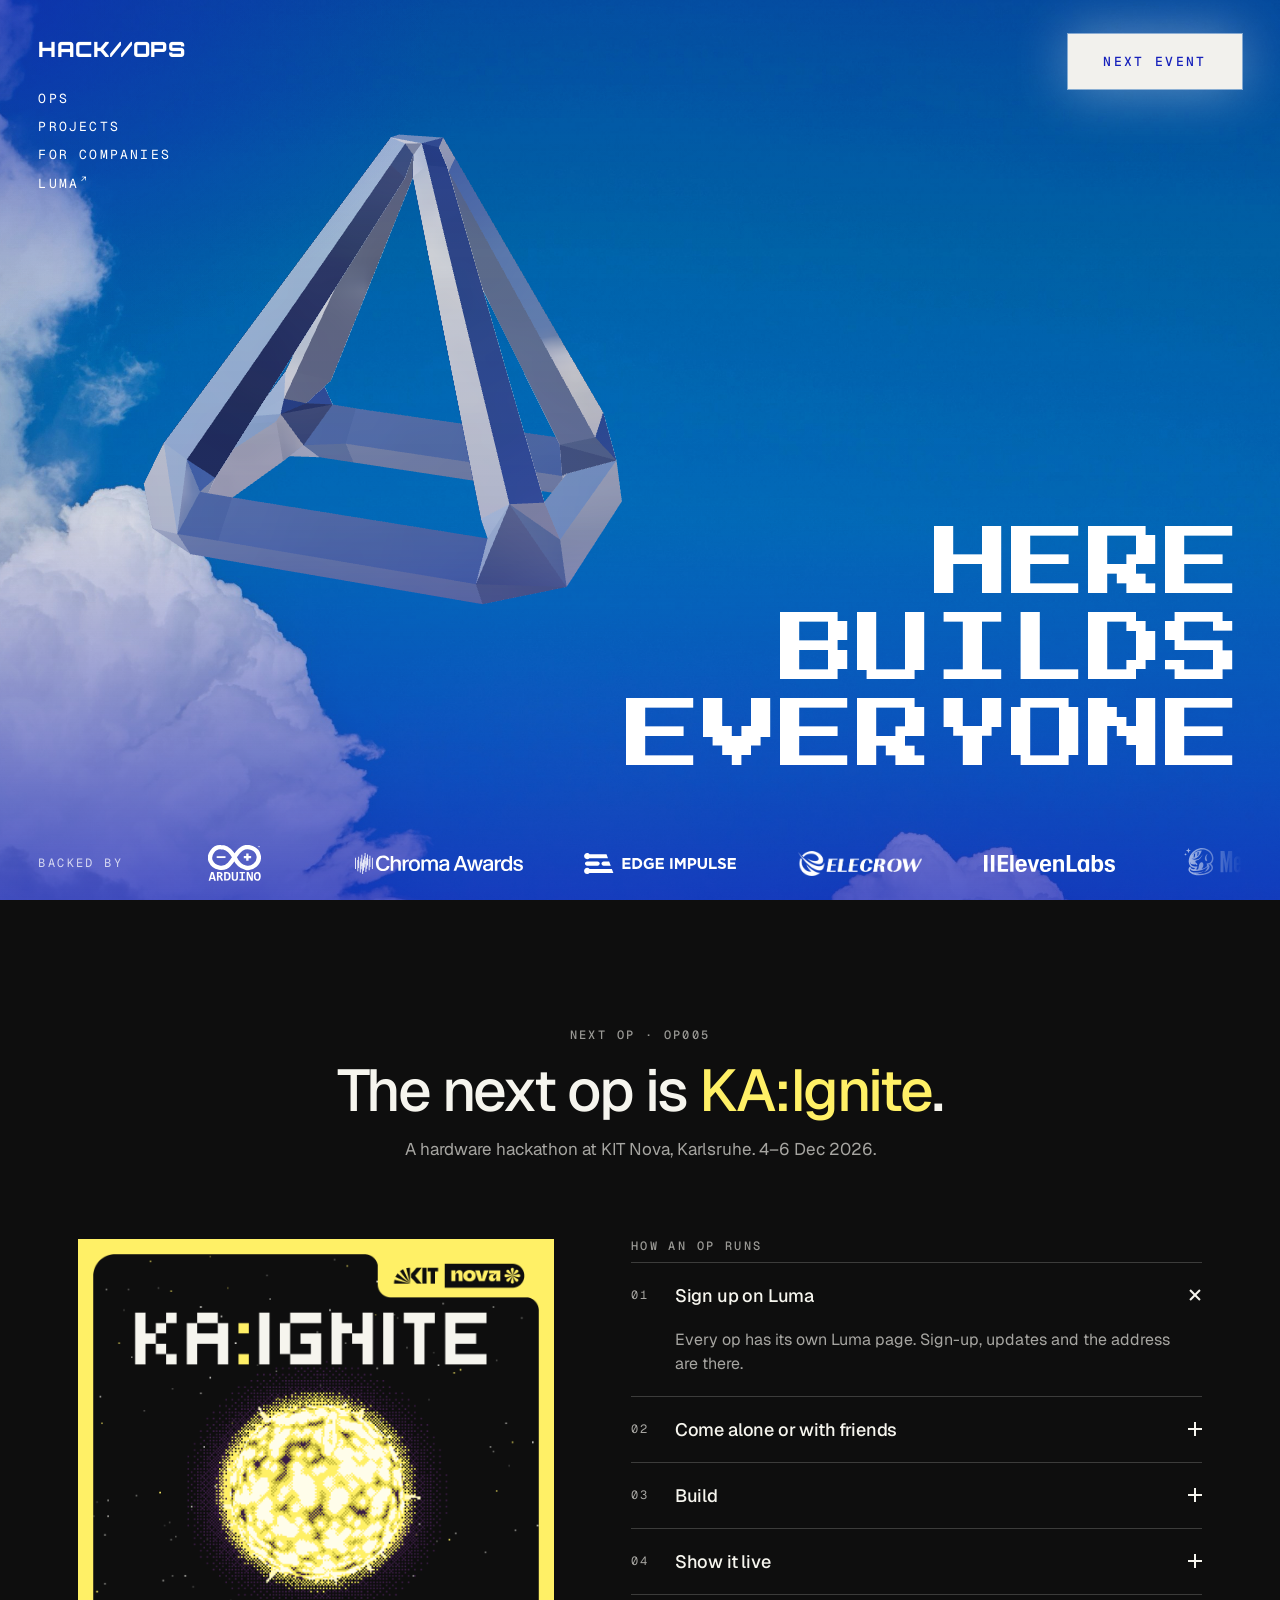
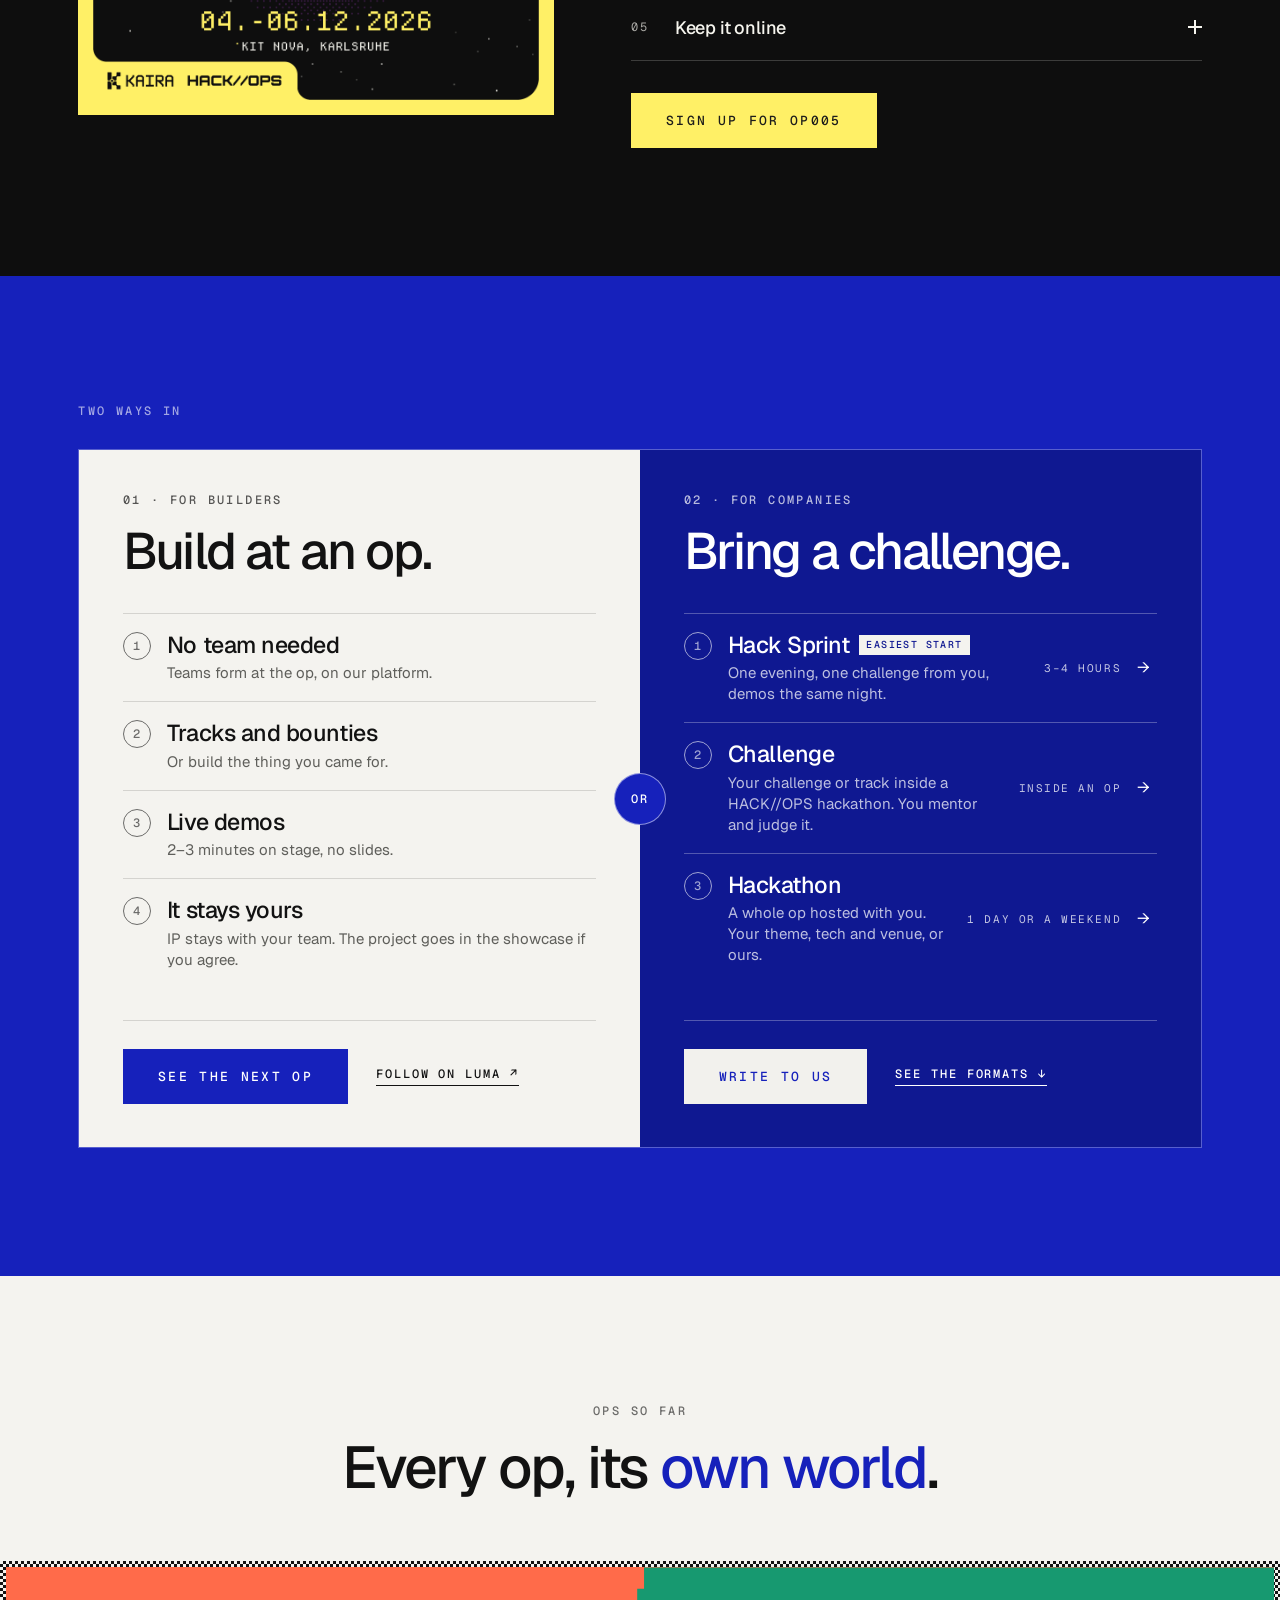
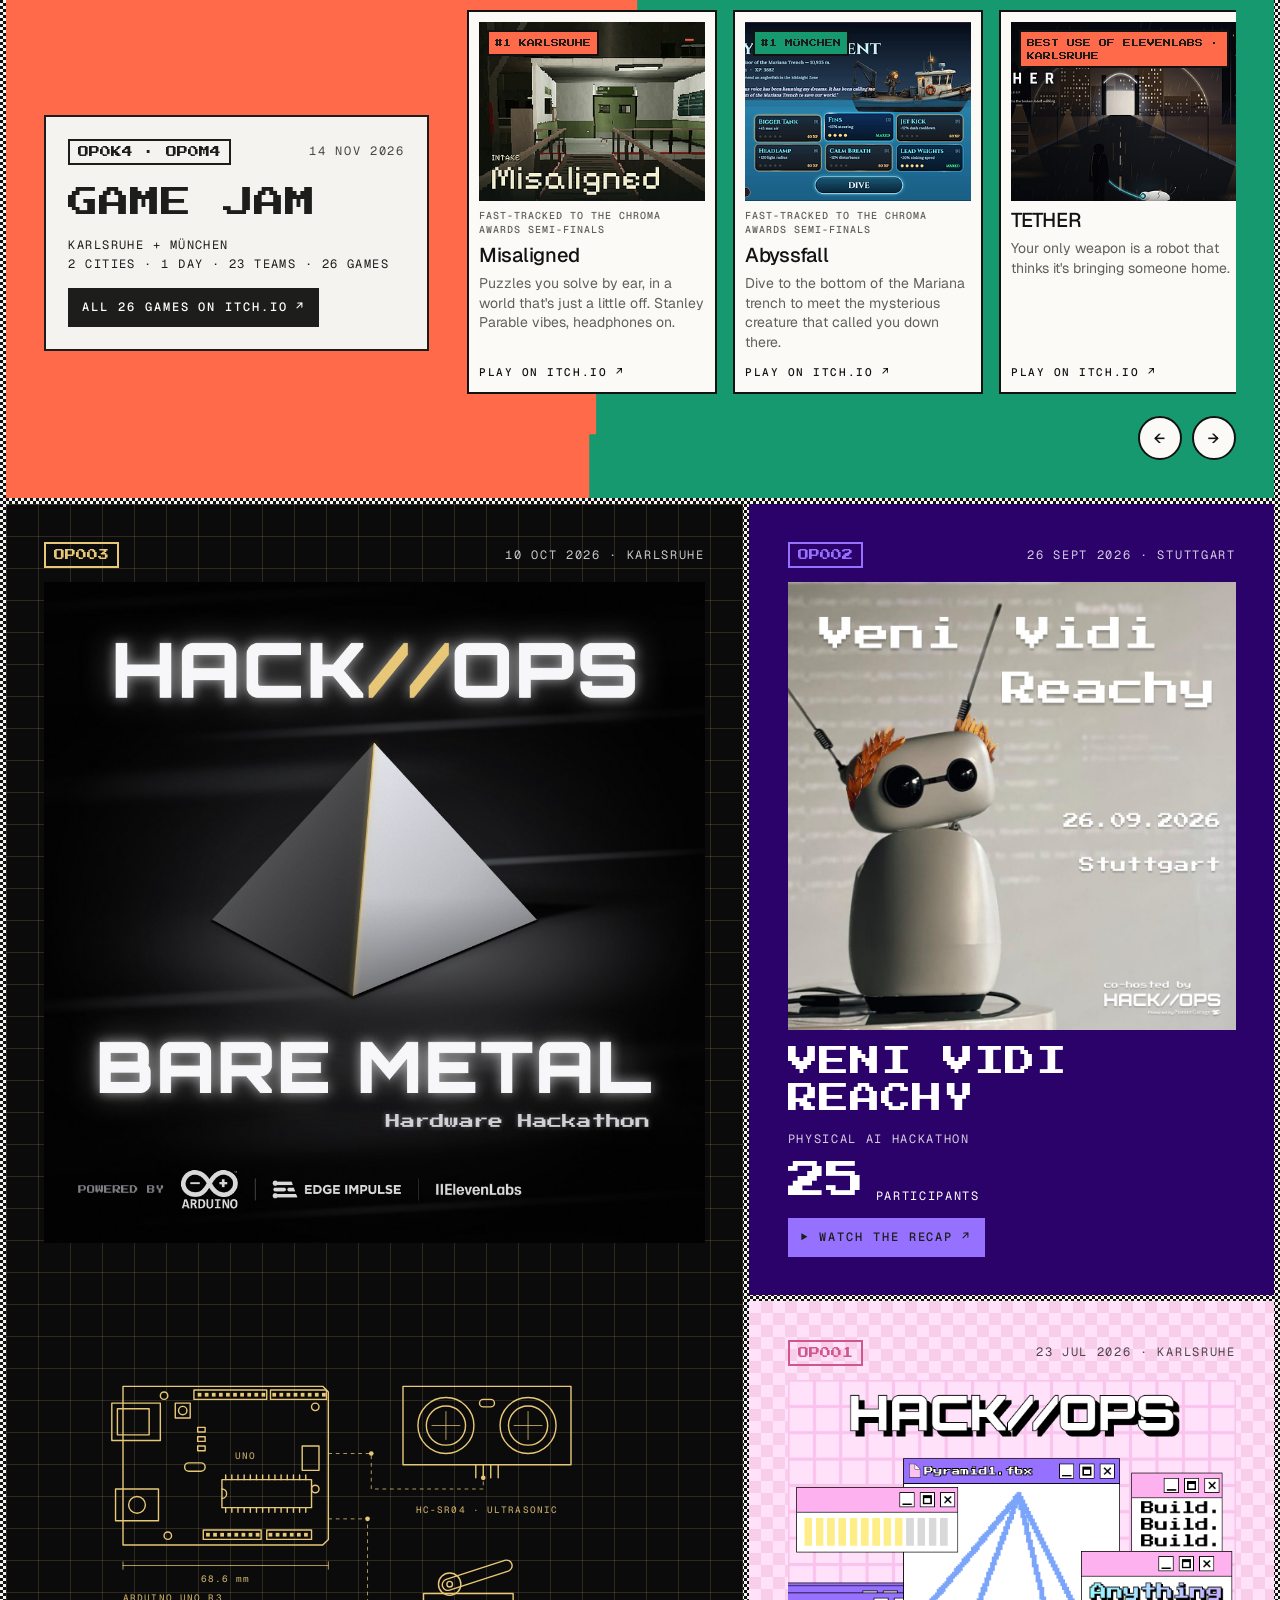
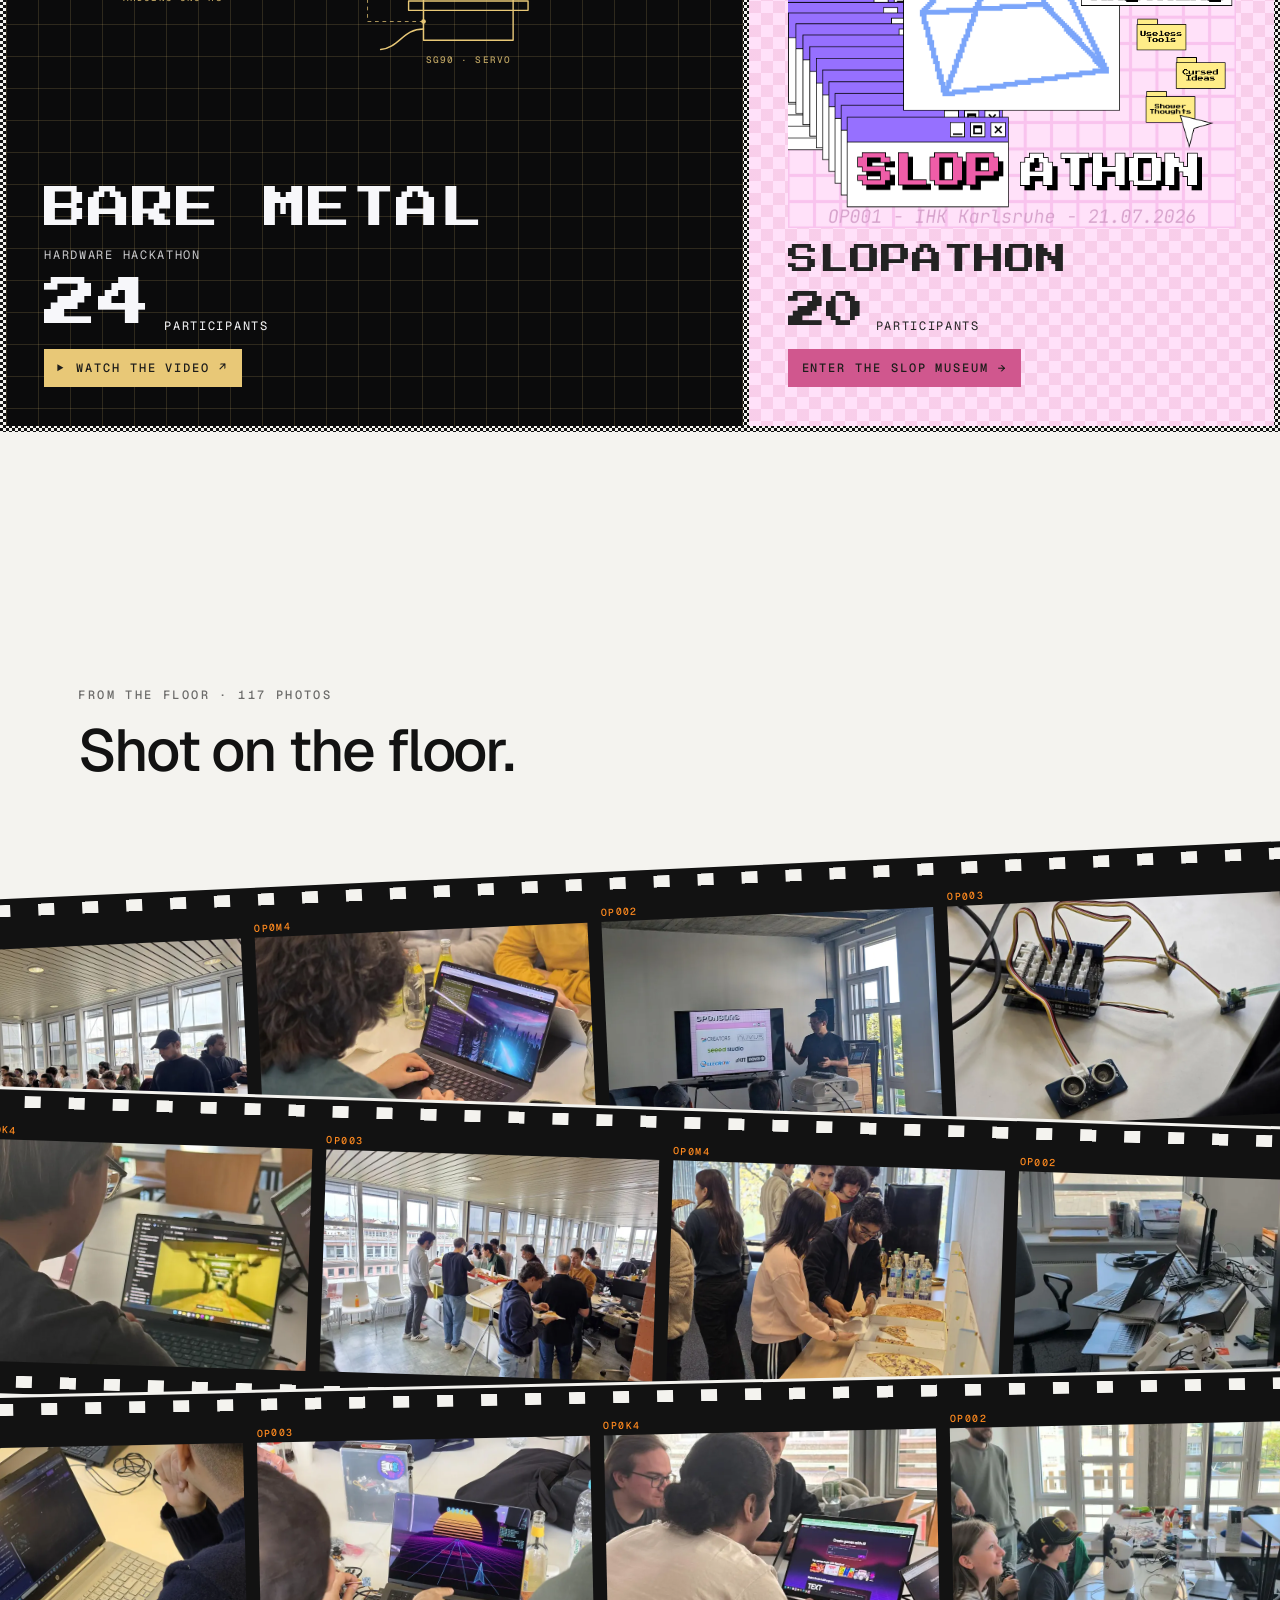
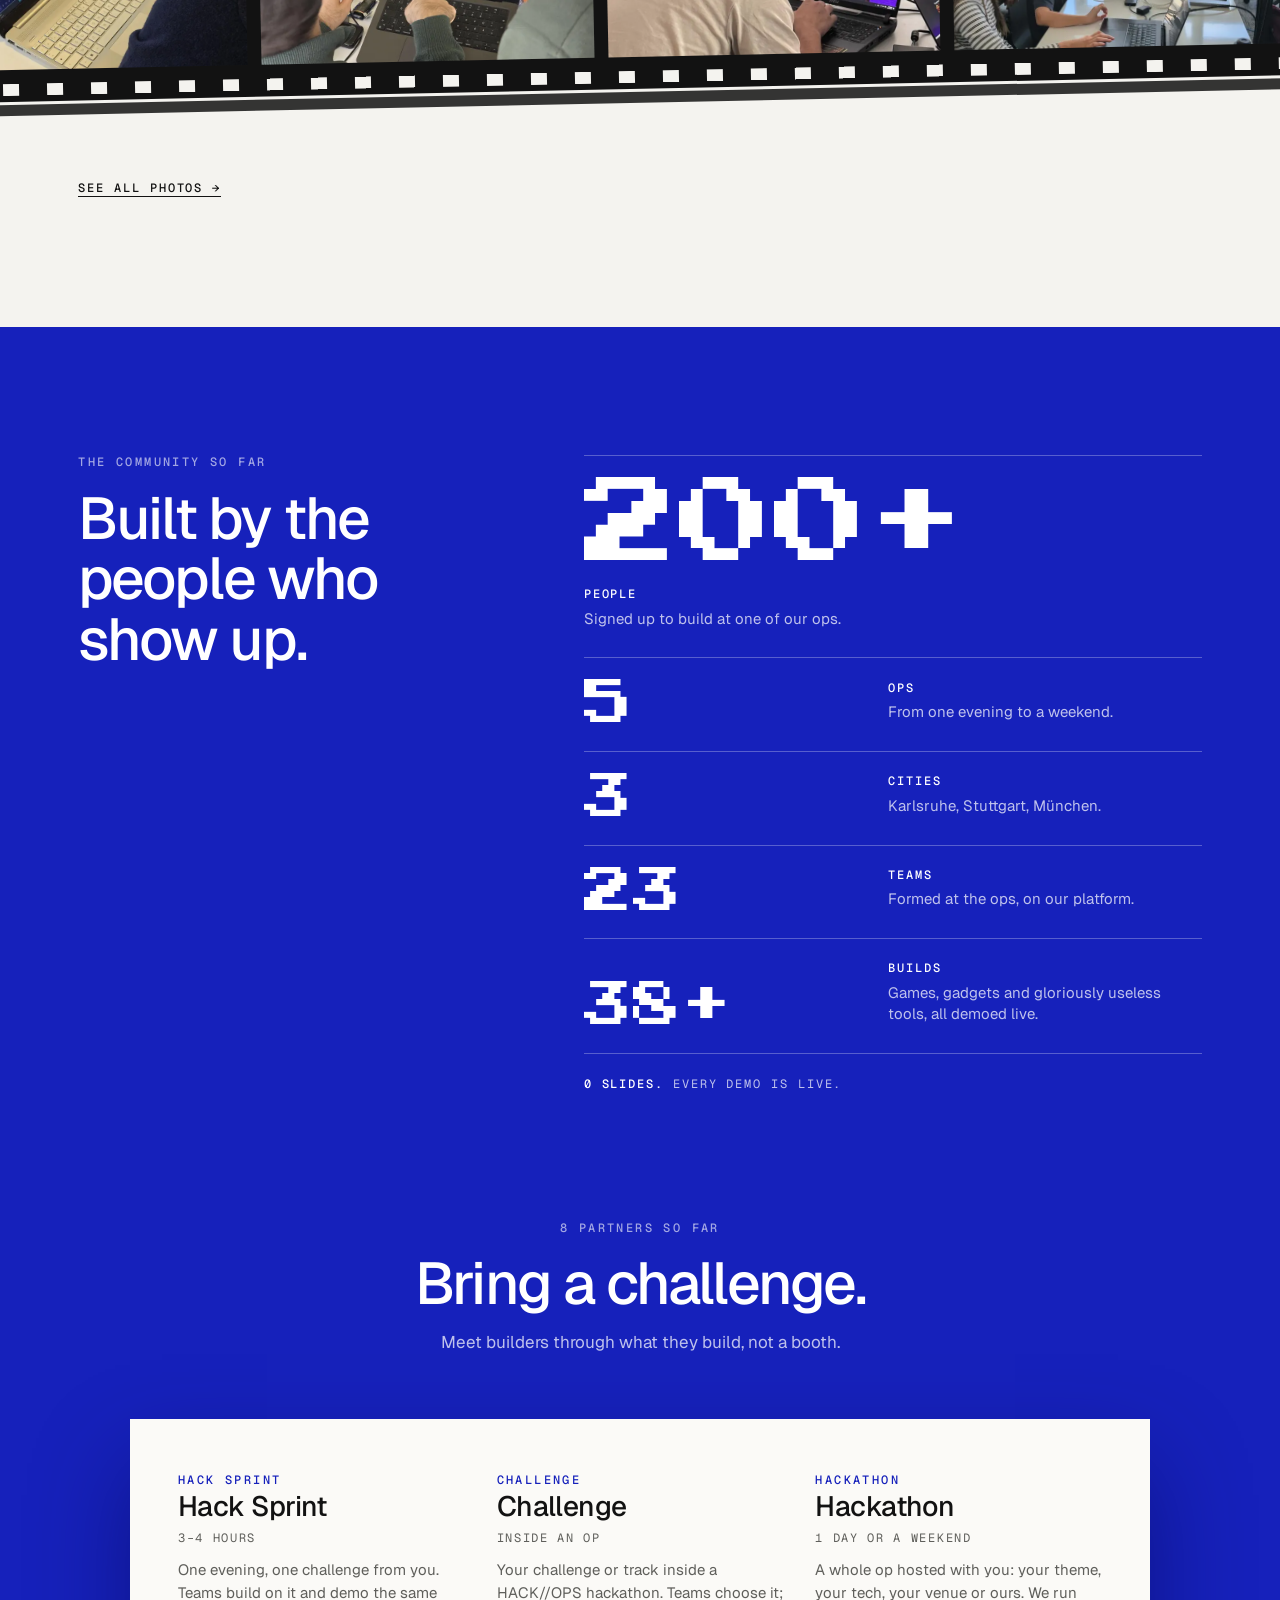
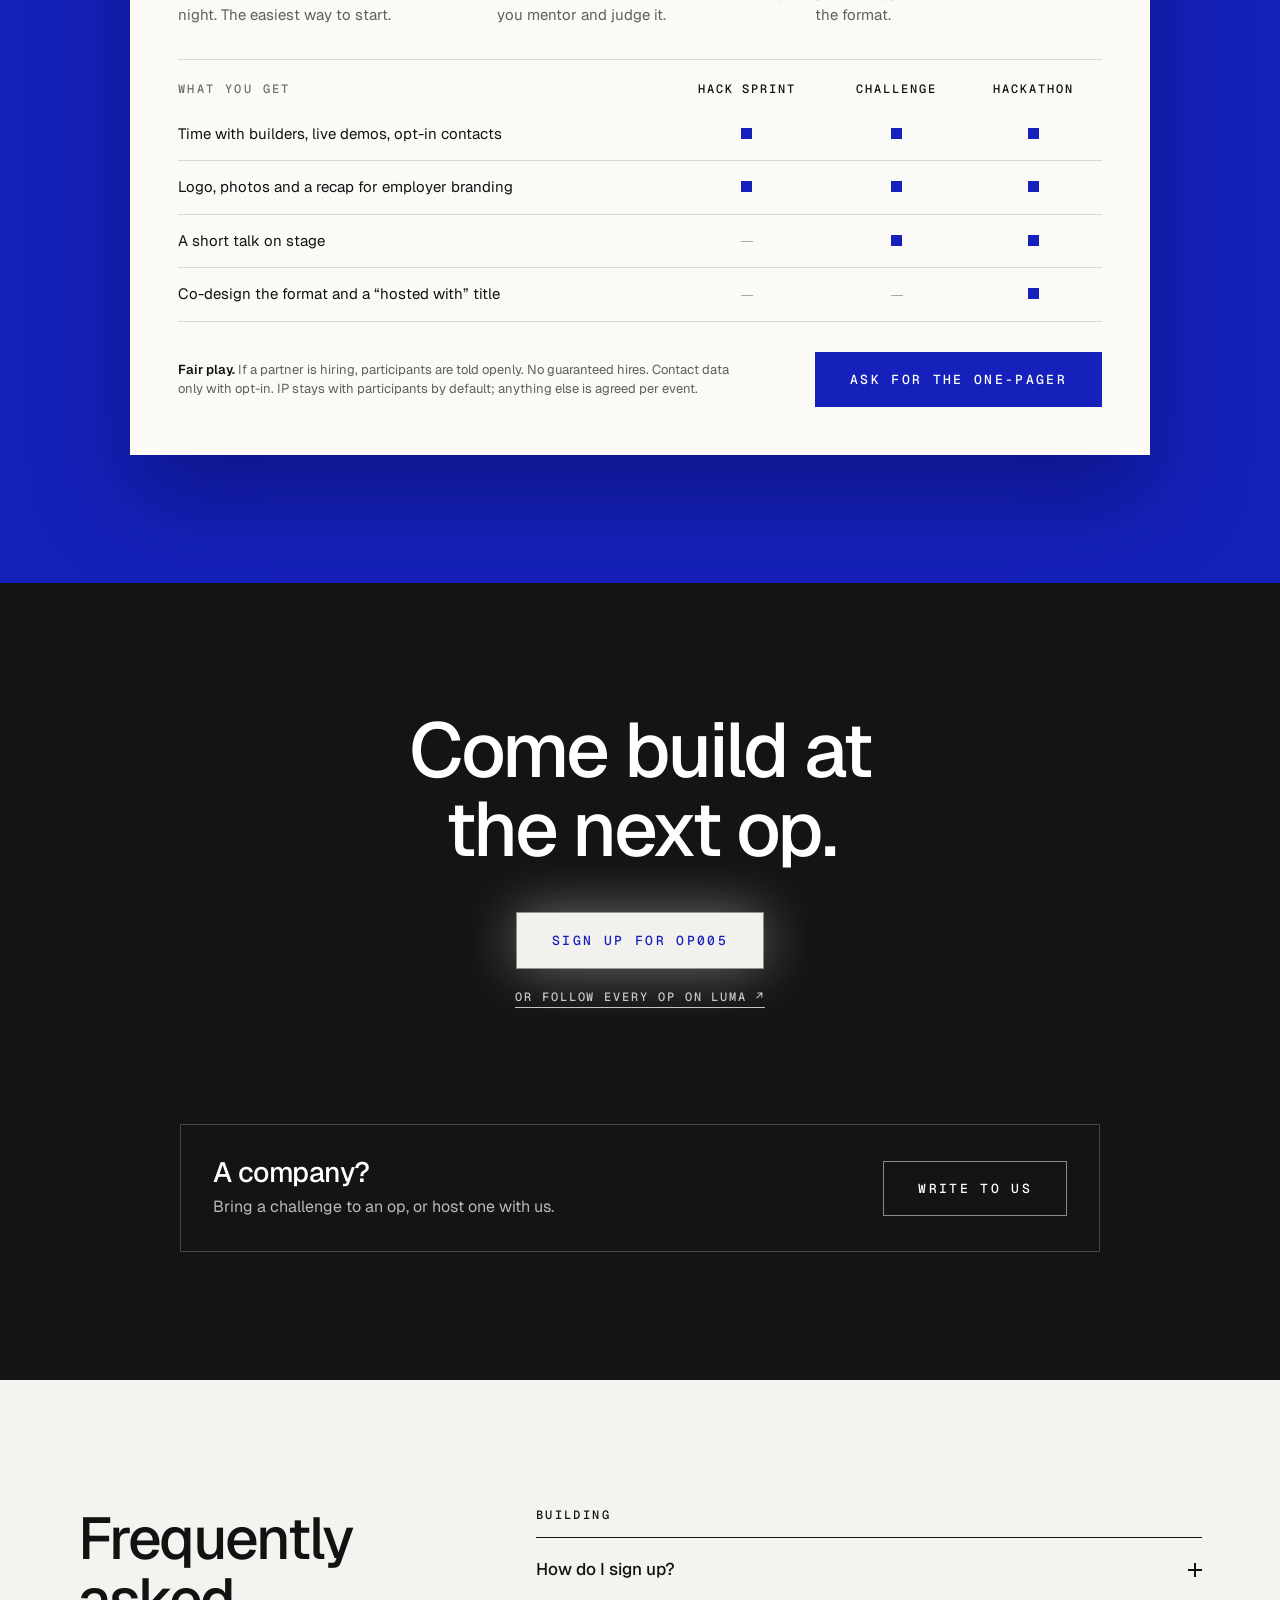
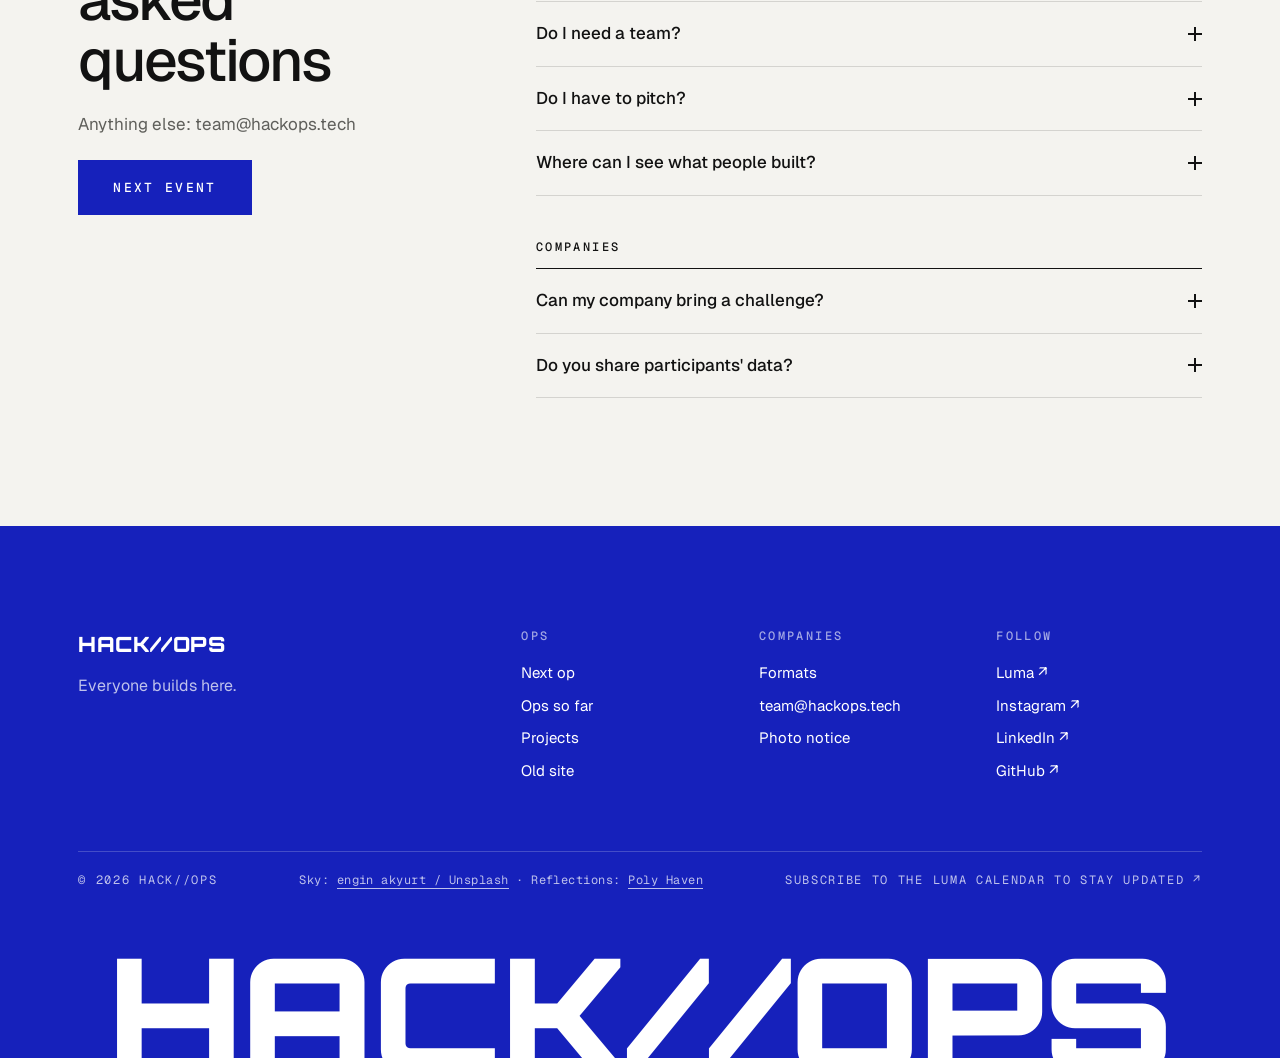
<file: index.html>
<!doctype html>
<html lang="en">
  <head>
    <meta charset="utf-8" />
    <meta name="viewport" content="width=device-width, initial-scale=1, viewport-fit=cover" />
    <title>HACK//OPS · Everyone builds here.</title>
    <meta
      name="description"
      content="Hackathons in Karlsruhe, Stuttgart and München. Subscribe to the Luma calendar to stay updated."
    />
    <meta property="og:title" content="HACK//OPS · Everyone builds here." />
    <meta property="og:type" content="website" />
    <meta
      property="og:description"
      content="Hackathons in Karlsruhe, Stuttgart and München. Subscribe to the Luma calendar to stay updated."
    />
    <meta property="og:image" content="https://hackops.tech/assets/home/og.jpg" />
    <meta property="og:url" content="https://hackops.tech/" />
    <meta name="theme-color" content="#1621bb" />
    <link rel="icon" type="image/png" sizes="96x96" href="/favicon.png" />
    <link rel="apple-touch-icon" sizes="180x180" href="/apple-touch-icon.png" />
    <link rel="preconnect" href="https://fonts.googleapis.com" />
    <link rel="preconnect" href="https://fonts.gstatic.com" crossorigin />
    <link
      href="https://fonts.googleapis.com/css2?family=Geist:wght@400;500;600&family=Geist+Mono:wght@400;500&family=Orbitron:wght@900&family=Press+Start+2P&display=swap"
      rel="stylesheet"
    />
    <link rel="stylesheet" href="/home.css?v=2" />
    <script type="importmap">
      {
        "imports": {
          "three": "/assets/vendor/three/three.module.min.js",
          "three/addons/": "/assets/vendor/three/addons/"
        }
      }
    </script>
  </head>
  <body>
    <div class="hp">
      <!-- ═══ 01 HERO: title, "Next event" button (points at the next op on Luma), partner logos ═══ -->
      <header class="hp-hero">
        <div class="hp-hero-top">
          <div class="hp-brand">
            <a class="hp-plain" aria-label="HACK//OPS home" href="/"><span class="hp-wordmark">HACK//OPS</span></a>
            <nav class="hp-nav" aria-label="Sections">
              <a href="#ops">Ops</a><a href="/projects.html">Projects</a><a href="#companies">For companies</a
              ><a href="https://luma.com/hackops" rel="noopener noreferrer">Luma<sup>↗</sup></a>
            </nav>
          </div>
          <a class="hp-btn hp-btn-light hp-glow" href="https://luma.com/01bjklbs" rel="noopener noreferrer"
            >Next event</a
          >
        </div>
        <div class="hp-hero-3d" aria-hidden="true">
          <div class="hp-sky">
            <picture
              ><source media="(max-width: 760px)" srcset="/assets/home/sky/sky-portrait.jpg" />
              <img src="/assets/home/sky/sky-landscape.jpg" alt=""
            /></picture>
          </div>
          <picture class="hp-hero-still"
            ><source media="(max-width: 760px)" srcset="/assets/home/3d/pyramid-portrait.webp" />
            <img src="/assets/home/3d/pyramid-landscape.webp" alt=""
          /></picture>
        </div>
        <h1 class="hp-hero-title hp-pixel"><span>Here</span><span>Builds</span><span>Everyone</span></h1>
        <div class="hp-strip">
          <span class="hp-strip-label">Backed by</span>
          <div
            class="hp-marquee"
            aria-label="Partners: Arduino, Chroma Awards, Edge Impulse, Elecrow, ElevenLabs, Meshy, Rosebud, Seeed Studio"
          >
            <div class="hp-marquee-track" aria-hidden="true">
              <span class="hp-marquee-set"
                ><span class="hp-logo-slot"
                  ><img src="/assets/home/partners/arduino.svg" alt="" style="height: 36px" /></span
                ><span class="hp-logo-slot"
                  ><img src="/assets/home/partners/chroma-awards.svg" alt="" style="height: 21px" /></span
                ><span class="hp-logo-slot"
                  ><img src="/assets/home/partners/edge-impulse.svg" alt="" style="height: 21px" /></span
                ><span class="hp-logo-slot"
                  ><img src="/assets/home/partners/elecrow.png" alt="" style="height: 25px" /></span
                ><span class="hp-logo-slot"
                  ><img src="/assets/home/partners/elevenlabs.svg" alt="" style="height: 17px" /></span
                ><span class="hp-logo-slot"
                  ><img src="/assets/home/partners/meshy.svg" alt="" style="height: 30px" /></span
                ><span class="hp-logo-slot"
                  ><img src="/assets/home/partners/rosebud.png" alt="" style="height: 25px" /></span
                ><span class="hp-logo-slot"
                  ><img src="/assets/home/partners/seeed-studio.svg" alt="" style="height: 21px" /></span></span
              ><span class="hp-marquee-set"
                ><span class="hp-logo-slot"
                  ><img src="/assets/home/partners/arduino.svg" alt="" style="height: 36px" /></span
                ><span class="hp-logo-slot"
                  ><img src="/assets/home/partners/chroma-awards.svg" alt="" style="height: 21px" /></span
                ><span class="hp-logo-slot"
                  ><img src="/assets/home/partners/edge-impulse.svg" alt="" style="height: 21px" /></span
                ><span class="hp-logo-slot"
                  ><img src="/assets/home/partners/elecrow.png" alt="" style="height: 25px" /></span
                ><span class="hp-logo-slot"
                  ><img src="/assets/home/partners/elevenlabs.svg" alt="" style="height: 17px" /></span
                ><span class="hp-logo-slot"
                  ><img src="/assets/home/partners/meshy.svg" alt="" style="height: 30px" /></span
                ><span class="hp-logo-slot"
                  ><img src="/assets/home/partners/rosebud.png" alt="" style="height: 25px" /></span
                ><span class="hp-logo-slot"
                  ><img src="/assets/home/partners/seeed-studio.svg" alt="" style="height: 21px" /></span
              ></span>
            </div>
          </div>
        </div>
      </header>
      <!-- ═══ 02 NEXT OP: the upcoming op in its own colours, key visual, how an op runs ═══ -->
      <section
        id="next"
        class="hp-panel hp-op-look"
        style="--op-base: #0e0e0e; --op-ink: #f6f5ee; --op-accent: #fff066; --op-on-accent: #1d1d1b"
      >
        <div class="hp-wrap">
          <p class="hp-kicker hp-center">Next op · OP005</p>
          <h2 class="hp-h2 hp-center">The next op is <em>KA:Ignite</em>.</h2>
          <p class="hp-sub hp-center">A hardware hackathon at KIT Nova, Karlsruhe. 4–6 Dec 2026.</p>
          <div class="hp-next">
            <a class="hp-keyvisual hp-plain" href="https://luma.com/01bjklbs" rel="noopener noreferrer"
              ><img
                src="/assets/home/looks/ka-ignite.png"
                alt="KA:IGNITE, a pixel sun on black. 04.–06.12.2026, KIT Nova, Karlsruhe."
            /></a>
            <div class="hp-steps">
              <p class="hp-kicker">How an op runs</p>
              <div>
                <details class="hp-step" open="" data-state="open">
                  <summary>
                    <span class="hp-step-n">01</span><span class="hp-step-t">Sign up on Luma</span
                    ><span class="hp-plus" aria-hidden="true"></span>
                  </summary>
                  <div class="hp-acc-body">
                    <p>Every op has its own Luma page. Sign-up, updates and the address are there.</p>
                  </div>
                </details>
                <details class="hp-step" data-state="closed">
                  <summary>
                    <span class="hp-step-n">02</span><span class="hp-step-t">Come alone or with friends</span
                    ><span class="hp-plus" aria-hidden="true"></span>
                  </summary>
                  <div class="hp-acc-body">
                    <p>Teams form at the op, on our platform. Nobody has to arrive with one.</p>
                  </div>
                </details>
                <details class="hp-step" data-state="closed">
                  <summary>
                    <span class="hp-step-n">03</span><span class="hp-step-t">Build</span
                    ><span class="hp-plus" aria-hidden="true"></span>
                  </summary>
                  <div class="hp-acc-body"><p>Pick a track or a bounty, or build the thing you came for.</p></div>
                </details>
                <details class="hp-step" data-state="closed">
                  <summary>
                    <span class="hp-step-n">04</span><span class="hp-step-t">Show it live</span
                    ><span class="hp-plus" aria-hidden="true"></span>
                  </summary>
                  <div class="hp-acc-body"><p>Teams demo on stage: a few minutes each, no slides.</p></div>
                </details>
                <details class="hp-step" data-state="closed">
                  <summary>
                    <span class="hp-step-n">05</span><span class="hp-step-t">Keep it online</span
                    ><span class="hp-plus" aria-hidden="true"></span>
                  </summary>
                  <div class="hp-acc-body"><p>If your team agrees, the project goes into the showcase.</p></div>
                </details>
              </div>
              <a class="hp-btn hp-btn-blue" href="https://luma.com/01bjklbs" rel="noopener noreferrer"
                >Sign up for OP005</a
              >
            </div>
          </div>
        </div>
      </section>
      <!-- ═══ 03 TWO WAYS IN: builders and companies ═══ -->
      <section class="hp-panel hp-blue">
        <div class="hp-wrap">
          <h2 class="hp-kicker">Two ways in</h2>
          <div class="hp-fork">
            <article class="hp-fork-side hp-fork-build">
              <p class="hp-fork-tag">01 · For builders</p>
              <h3 class="hp-fork-title">Build at an op.</h3>
              <ol class="hp-fork-list">
                <li class="hp-fork-row">
                  <span class="hp-fork-num">1</span
                  ><span class="hp-fork-body"
                    ><span class="hp-fork-name">No team needed</span
                    ><span class="hp-fork-line">Teams form at the op, on our platform.</span></span
                  >
                </li>
                <li class="hp-fork-row">
                  <span class="hp-fork-num">2</span
                  ><span class="hp-fork-body"
                    ><span class="hp-fork-name">Tracks and bounties</span
                    ><span class="hp-fork-line">Or build the thing you came for.</span></span
                  >
                </li>
                <li class="hp-fork-row">
                  <span class="hp-fork-num">3</span
                  ><span class="hp-fork-body"
                    ><span class="hp-fork-name">Live demos</span
                    ><span class="hp-fork-line">2–3 minutes on stage, no slides.</span></span
                  >
                </li>
                <li class="hp-fork-row">
                  <span class="hp-fork-num">4</span
                  ><span class="hp-fork-body"
                    ><span class="hp-fork-name">It stays yours</span
                    ><span class="hp-fork-line"
                      >IP stays with your team. The project goes in the showcase if you agree.</span
                    ></span
                  >
                </li>
              </ol>
              <div class="hp-fork-act">
                <a class="hp-btn hp-btn-blue" href="#next">See the next op</a
                ><a class="hp-link" href="https://luma.com/hackops" rel="noopener noreferrer">Follow on Luma ↗</a>
              </div>
            </article>
            <span class="hp-fork-or" aria-hidden="true">or</span>
            <article class="hp-fork-side hp-fork-host">
              <p class="hp-fork-tag">02 · For companies</p>
              <h3 class="hp-fork-title">Bring a challenge.</h3>
              <ul class="hp-fork-list">
                <li>
                  <a class="hp-fork-row hp-fork-link" href="#companies"
                    ><span class="hp-fork-num">1</span
                    ><span class="hp-fork-body"
                      ><span class="hp-fork-name">Hack Sprint<em>Easiest start</em></span
                      ><span class="hp-fork-line"
                        >One evening, one challenge from you, demos the same night.</span
                      ></span
                    ><span class="hp-fork-len">3–4 hours</span
                    ><span class="hp-fork-arrow" aria-hidden="true">→</span></a
                  >
                </li>
                <li>
                  <a class="hp-fork-row hp-fork-link" href="#companies"
                    ><span class="hp-fork-num">2</span
                    ><span class="hp-fork-body"
                      ><span class="hp-fork-name">Challenge</span
                      ><span class="hp-fork-line"
                        >Your challenge or track inside a HACK//OPS hackathon. You mentor and judge it.</span
                      ></span
                    ><span class="hp-fork-len">Inside an op</span
                    ><span class="hp-fork-arrow" aria-hidden="true">→</span></a
                  >
                </li>
                <li>
                  <a class="hp-fork-row hp-fork-link" href="#companies"
                    ><span class="hp-fork-num">3</span
                    ><span class="hp-fork-body"
                      ><span class="hp-fork-name">Hackathon</span
                      ><span class="hp-fork-line"
                        >A whole op hosted with you. Your theme, tech and venue, or ours.</span
                      ></span
                    ><span class="hp-fork-len">1 day or a weekend</span
                    ><span class="hp-fork-arrow" aria-hidden="true">→</span></a
                  >
                </li>
              </ul>
              <div class="hp-fork-act">
                <a
                  class="hp-btn hp-btn-light"
                  href="mailto:team@hackops.tech?subject=HACK%2F%2FOPS%3A%20bringing%20a%20challenge"
                  >Write to us</a
                ><a class="hp-link" href="#companies">See the formats ↓</a>
              </div>
            </article>
          </div>
        </div>
      </section>
      <!-- ═══ 04 OPS SO FAR: one tile per past op; the game jam band with its winners ═══ -->
      <section id="ops" class="hp-panel hp-light">
        <div class="hp-wrap">
          <p class="hp-kicker hp-center">Ops so far</p>
          <h2 class="hp-h2 hp-center">Every op, its <em>own world</em>.</h2>
        </div>
        <ol class="hp-quilt">
          <li class="hp-w hp-w-band hp-w-jam" style="--jam-a: #ff6b4a; --jam-b: #179970">
            <div class="hp-jam-label">
              <header class="hp-w-head">
                <span class="hp-w-tag hp-pixel">OP0K4 · OP0M4</span><span class="hp-w-meta">14 Nov 2026</span>
              </header>
              <h3 class="hp-w-name hp-pixel">Game Jam</h3>
              <p class="hp-jam-spec">Karlsruhe + München<br />2 cities · 1 day · 23 teams · 26 games</p>
              <a class="hp-w-cta" href="https://itch.io/jam/hackops-game-jam" rel="noopener noreferrer"
                >All 26 games on itch.io ↗</a
              >
            </div>
            <div class="hp-reel-wrap">
              <ul class="hp-reel" aria-label="Game jam winners">
                <li class="hp-win" style="--city: var(--jam-a)">
                  <a href="https://kende-daniel-rethelyi.itch.io/misaligned" rel="noopener noreferrer" class="hp-win-in"
                    ><span class="hp-win-badge hp-pixel">#1 Karlsruhe</span
                    ><img src="/assets/home/jam/misaligned.png" alt="" width="315" height="250" loading="lazy" /><span
                      class="hp-win-note"
                      >Fast-tracked to the Chroma Awards semi-finals</span
                    ><span class="hp-win-title">Misaligned</span
                    ><span class="hp-win-blurb"
                      >Puzzles you solve by ear, in a world that's just a little off. Stanley Parable vibes, headphones
                      on.</span
                    ><span class="hp-win-play">Play on itch.io ↗</span></a
                  >
                </li>
                <li class="hp-win" style="--city: var(--jam-b)">
                  <a href="https://odin94.itch.io/abyssfall" rel="noopener noreferrer" class="hp-win-in"
                    ><span class="hp-win-badge hp-pixel">#1 München</span
                    ><img src="/assets/home/jam/abyssfall.png" alt="" width="315" height="250" loading="lazy" /><span
                      class="hp-win-note"
                      >Fast-tracked to the Chroma Awards semi-finals</span
                    ><span class="hp-win-title">Abyssfall</span
                    ><span class="hp-win-blurb"
                      >Dive to the bottom of the Mariana trench to meet the mysterious creature that called you down
                      there.</span
                    ><span class="hp-win-play">Play on itch.io ↗</span></a
                  >
                </li>
                <li class="hp-win" style="--city: var(--jam-a)">
                  <a href="https://anxiousgorilla01.itch.io/tether" rel="noopener noreferrer" class="hp-win-in"
                    ><span class="hp-win-badge hp-pixel">Best use of ElevenLabs · Karlsruhe</span
                    ><img src="/assets/home/jam/tether.png" alt="" width="315" height="250" loading="lazy" /><span
                      class="hp-win-title"
                      >TETHER</span
                    ><span class="hp-win-blurb"
                      >Your only weapon is a robot that thinks it's bringing someone home.</span
                    ><span class="hp-win-play">Play on itch.io ↗</span></a
                  >
                </li>
                <li class="hp-win" style="--city: var(--jam-b)">
                  <a href="https://sventian.itch.io/goliath" rel="noopener noreferrer" class="hp-win-in"
                    ><span class="hp-win-badge hp-pixel">Best use of ElevenLabs · München</span
                    ><img src="/assets/home/jam/goliath.png" alt="" width="315" height="250" loading="lazy" /><span
                      class="hp-win-title"
                      >Goliath</span
                    ><span class="hp-win-blurb"
                      >You're David and your hand is the slingshot: the webcam tracks it with computer vision. Tiny
                      puzzles, one very big giant.</span
                    ><span class="hp-win-play">Play on itch.io ↗</span></a
                  >
                </li>
                <li class="hp-win hp-win-all">
                  <a href="https://itch.io/jam/hackops-game-jam" rel="noopener noreferrer" class="hp-win-in"
                    ><span class="hp-pixel">All 26 games →</span></a
                  >
                </li>
              </ul>
              <div class="hp-reel-btns">
                <button type="button" aria-label="Previous">←</button><button type="button" aria-label="Next">→</button>
              </div>
            </div>
          </li>
          <li
            class="hp-w hp-w-tall hp-w-tex-grid"
            style="--op-base: #0b0b0c; --op-ink: #f7f7fa; --op-accent: #e8c877; --op-on-accent: #1d1d1b"
          >
            <header class="hp-w-head">
              <span class="hp-w-tag hp-pixel">OP003</span><span class="hp-w-meta">10 Oct 2026 · Karlsruhe</span>
            </header>
            <figure class="hp-w-kv">
              <img
                src="/assets/home/worlds/bare-metal.jpg"
                alt="HACK//OPS Bare Metal, Hardware Hackathon: a metal pyramid with a gold edge."
              />
            </figure>
            <div class="hp-w-art">
              <svg viewBox="0 0 600 350" class="hp-hw" aria-hidden="true">
                <g fill="none" stroke="currentColor" stroke-width="1.5" stroke-linejoin="round" stroke-linecap="round">
                  <path d="M30 40 H244 L250 46 V204 L244 210 H30 Z"></path>
                  <rect x="18" y="58" width="52" height="40"></rect>
                  <rect x="24" y="64" width="34" height="28"></rect>
                  <rect x="22" y="150" width="46" height="34"></rect>
                  <circle cx="45" cy="167" r="9"></circle>
                  <circle cx="74" cy="50" r="4"></circle>
                  <circle cx="78" cy="200" r="4"></circle>
                  <circle cx="236" cy="62" r="4"></circle>
                  <circle cx="236" cy="150" r="4"></circle>
                  <rect x="106" y="44" width="78" height="10"></rect>
                  <rect x="188" y="44" width="60" height="10"></rect>
                  <rect x="116" y="194" width="62" height="10"></rect>
                  <rect x="184" y="194" width="48" height="10"></rect>
                  <rect x="136" y="140" width="96" height="30"></rect>
                  <path d="M136 150 a5 5 0 0 1 0 10"></path>
                  <path d="M140 140 v-5 M140 170 v5"></path>
                  <path d="M146.6 140 v-5 M146.6 170 v5"></path>
                  <path d="M153.2 140 v-5 M153.2 170 v5"></path>
                  <path d="M159.8 140 v-5 M159.8 170 v5"></path>
                  <path d="M166.4 140 v-5 M166.4 170 v5"></path>
                  <path d="M173 140 v-5 M173 170 v5"></path>
                  <path d="M179.6 140 v-5 M179.6 170 v5"></path>
                  <path d="M186.2 140 v-5 M186.2 170 v5"></path>
                  <path d="M192.8 140 v-5 M192.8 170 v5"></path>
                  <path d="M199.4 140 v-5 M199.4 170 v5"></path>
                  <path d="M206 140 v-5 M206 170 v5"></path>
                  <path d="M212.6 140 v-5 M212.6 170 v5"></path>
                  <path d="M219.2 140 v-5 M219.2 170 v5"></path>
                  <path d="M225.8 140 v-5 M225.8 170 v5"></path>
                  <rect x="96" y="122" width="22" height="9" rx="4.5"></rect>
                  <rect x="86" y="58" width="16" height="16"></rect>
                  <circle cx="94" cy="66" r="4.5"></circle>
                  <rect x="222" y="104" width="18" height="26"></rect>
                  <rect x="110" y="84" width="8" height="5"></rect>
                  <rect x="110" y="94" width="8" height="5"></rect>
                  <rect x="110" y="104" width="8" height="5"></rect>
                  <rect x="330" y="40" width="180" height="84"></rect>
                  <circle cx="376" cy="82" r="30"></circle>
                  <circle cx="376" cy="82" r="21"></circle>
                  <circle cx="464" cy="82" r="30"></circle>
                  <circle cx="464" cy="82" r="21"></circle>
                  <path d="M361 82 h30 M376 67 v30 M449 82 h30 M464 67 v30" stroke-width="0.8"></path>
                  <rect x="412" y="54" width="16" height="8" rx="4"></rect>
                  <path d="M408 124 v14"></path>
                  <path d="M416 124 v14"></path>
                  <path d="M424 124 v14"></path>
                  <path d="M432 124 v14"></path>
                  <rect x="352" y="262" width="96" height="50"></rect>
                  <rect x="336" y="270" width="128" height="10"></rect>
                  <circle cx="380" cy="252" r="12"></circle>
                  <rect x="372" y="246" width="78" height="12" rx="6" transform="rotate(-18 380 252)"></rect>
                  <circle cx="380" cy="252" r="3"></circle>
                  <path d="M352 300 C330 300 326 320 306 322"></path>
                  <path d="M30 228 v8 M250 228 v8 M30 232 H250" stroke-width="0.8"></path>
                </g>
                <g fill="none" stroke="currentColor" stroke-width="1" stroke-dasharray="4 4" opacity="0.8">
                  <path d="M250 112 H296 V150 H416 V138"></path>
                  <path d="M250 182 H292 V292 H352"></path>
                </g>
                <g fill="currentColor">
                  <rect x="110" y="47" width="4" height="4"></rect>
                  <rect x="117.6" y="47" width="4" height="4"></rect>
                  <rect x="125.2" y="47" width="4" height="4"></rect>
                  <rect x="132.8" y="47" width="4" height="4"></rect>
                  <rect x="140.4" y="47" width="4" height="4"></rect>
                  <rect x="148" y="47" width="4" height="4"></rect>
                  <rect x="155.6" y="47" width="4" height="4"></rect>
                  <rect x="163.2" y="47" width="4" height="4"></rect>
                  <rect x="170.8" y="47" width="4" height="4"></rect>
                  <rect x="178.39999999999998" y="47" width="4" height="4"></rect>
                  <rect x="190" y="47" width="4" height="4"></rect>
                  <rect x="197.6" y="47" width="4" height="4"></rect>
                  <rect x="205.2" y="47" width="4" height="4"></rect>
                  <rect x="212.8" y="47" width="4" height="4"></rect>
                  <rect x="220.4" y="47" width="4" height="4"></rect>
                  <rect x="228" y="47" width="4" height="4"></rect>
                  <rect x="235.6" y="47" width="4" height="4"></rect>
                  <rect x="243.2" y="47" width="4" height="4"></rect>
                  <rect x="119" y="197" width="4" height="4"></rect>
                  <rect x="126.6" y="197" width="4" height="4"></rect>
                  <rect x="134.2" y="197" width="4" height="4"></rect>
                  <rect x="141.8" y="197" width="4" height="4"></rect>
                  <rect x="149.4" y="197" width="4" height="4"></rect>
                  <rect x="157" y="197" width="4" height="4"></rect>
                  <rect x="164.6" y="197" width="4" height="4"></rect>
                  <rect x="172.2" y="197" width="4" height="4"></rect>
                  <rect x="186" y="197" width="4" height="4"></rect>
                  <rect x="193.6" y="197" width="4" height="4"></rect>
                  <rect x="201.2" y="197" width="4" height="4"></rect>
                  <rect x="208.8" y="197" width="4" height="4"></rect>
                  <rect x="216.4" y="197" width="4" height="4"></rect>
                  <rect x="224" y="197" width="4" height="4"></rect>
                  <circle cx="296" cy="112" r="2.5"></circle>
                  <circle cx="416" cy="138" r="2.5"></circle>
                  <circle cx="292" cy="182" r="2.5"></circle>
                  <circle cx="352" cy="292" r="2.5"></circle>
                </g>
                <g class="hp-hw-labels" fill="currentColor">
                  <text x="150" y="118">UNO</text>
                  <text x="140" y="250" text-anchor="middle">68.6 mm</text>
                  <text x="30" y="270">ARDUINO UNO R3</text>
                  <text x="420" y="176" text-anchor="middle">HC-SR04 · ULTRASONIC</text>
                  <text x="400" y="336" text-anchor="middle">SG90 · SERVO</text>
                </g>
              </svg>
            </div>
            <h3 class="hp-w-name hp-pixel">Bare Metal</h3>
            <p class="hp-w-kind">Hardware Hackathon</p>
            <p class="hp-w-num"><b class="hp-pixel">24</b><span>Participants</span></p>
            <div class="hp-w-acts">
              <a
                class="hp-w-cta"
                href="https://www.linkedin.com/feed/update/urn:li:activity:7516396646767968257"
                rel="noopener noreferrer"
                >▶ Watch the video ↗</a
              >
            </div>
          </li>
          <li
            class="hp-w hp-w-half"
            style="--op-base: #2a026a; --op-ink: #ffffff; --op-accent: #9670ff; --op-on-accent: #1d1d1b"
          >
            <header class="hp-w-head">
              <span class="hp-w-tag hp-pixel">OP002</span><span class="hp-w-meta">26 Sept 2026 · Stuttgart</span>
            </header>
            <figure class="hp-w-kv">
              <img
                src="/assets/home/looks/veni-vidi-reachy.jpg"
                alt="VENI VIDI REACHY: the Reachy robot wearing a laurel wreath in front of a code screen"
              />
            </figure>
            <h3 class="hp-w-name hp-pixel">Veni Vidi Reachy</h3>
            <p class="hp-w-kind">Physical AI Hackathon</p>
            <p class="hp-w-num"><b class="hp-pixel">25</b><span>Participants</span></p>
            <div class="hp-w-acts">
              <a
                class="hp-w-cta"
                href="https://www.linkedin.com/feed/update/urn:li:activity:7511794903853555712"
                rel="noopener noreferrer"
                >▶ Watch the recap ↗</a
              >
            </div>
          </li>
          <li
            class="hp-w hp-w-half hp-w-tex-checker"
            style="--op-base: #ffe1f9; --op-ink: #232323; --op-accent: #d0578e; --op-on-accent: #1d1d1b"
          >
            <header class="hp-w-head">
              <span class="hp-w-tag hp-pixel">OP001</span><span class="hp-w-meta">23 Jul 2026 · Karlsruhe</span>
            </header>
            <figure class="hp-w-kv">
              <img
                src="/assets/home/looks/slopathon.png"
                alt="SLOPATHON: retro OS windows on a pink grid around a blue pixel pyramid"
              />
            </figure>
            <h3 class="hp-w-name hp-pixel">Slopathon</h3>
            <p class="hp-w-num"><b class="hp-pixel">20</b><span>Participants</span></p>
            <div class="hp-w-acts"><a class="hp-w-cta" href="/projects.html">Enter the slop museum →</a></div>
          </li>
        </ol>
      </section>
      <!-- ═══ 04 FROM THE FLOOR: 35 mm film strips (mock → homepage) ═══ -->
      <section id="floor" class="hp-panel hp-light m11">
        <div class="hp-wrap">
        <p class="hp-kicker">From the floor · 117 photos</p>
        <h2 class="hp-h2 m11-h">Shot on the floor.</h2>
        </div>
        <div class="m11-bin">
        <div class="m11-strip m11-a">
        <div class="m11-holes">
        </div>
        <div class="m11-track">
        <figure class="m11-frame">
        <span class="m11-edge">OP003</span>
        <img src="/assets/photos/op003/op003_01-800.webp" alt="">
        </figure>
        <figure class="m11-frame">
        <span class="m11-edge">OP0M4</span>
        <img src="/assets/photos/gamejam/muenchen_21-800.webp" alt="">
        </figure>
        <figure class="m11-frame">
        <span class="m11-edge">OP002</span>
        <img src="/assets/photos/op002/op002_05-800.webp" alt="">
        </figure>
        <figure class="m11-frame">
        <span class="m11-edge">OP003</span>
        <img src="/assets/photos/op003/op003_12-800.webp" alt="">
        </figure>
        <figure class="m11-frame">
        <span class="m11-edge">OP0K4</span>
        <img src="/assets/photos/gamejam/karlsruhe_15-800.webp" alt="">
        </figure>
        <figure class="m11-frame">
        <span class="m11-edge">OP0M4</span>
        <img src="/assets/photos/gamejam/muenchen_17-800.webp" alt="">
        </figure>
        <figure class="m11-frame">
        <span class="m11-edge">OP003</span>
        <img src="/assets/photos/op003/op003_30-800.webp" alt="">
        </figure>
        <figure class="m11-frame">
        <span class="m11-edge">OP0M4</span>
        <img src="/assets/photos/gamejam/muenchen_02-800.webp" alt="">
        </figure>
        <figure class="m11-frame">
        <span class="m11-edge">OP003</span>
        <img src="/assets/photos/op003/op003_01-800.webp" alt="">
        </figure>
        <figure class="m11-frame">
        <span class="m11-edge">OP0M4</span>
        <img src="/assets/photos/gamejam/muenchen_21-800.webp" alt="">
        </figure>
        <figure class="m11-frame">
        <span class="m11-edge">OP002</span>
        <img src="/assets/photos/op002/op002_05-800.webp" alt="">
        </figure>
        <figure class="m11-frame">
        <span class="m11-edge">OP003</span>
        <img src="/assets/photos/op003/op003_12-800.webp" alt="">
        </figure>
        <figure class="m11-frame">
        <span class="m11-edge">OP0K4</span>
        <img src="/assets/photos/gamejam/karlsruhe_15-800.webp" alt="">
        </figure>
        <figure class="m11-frame">
        <span class="m11-edge">OP0M4</span>
        <img src="/assets/photos/gamejam/muenchen_17-800.webp" alt="">
        </figure>
        <figure class="m11-frame">
        <span class="m11-edge">OP003</span>
        <img src="/assets/photos/op003/op003_30-800.webp" alt="">
        </figure>
        <figure class="m11-frame">
        <span class="m11-edge">OP0M4</span>
        <img src="/assets/photos/gamejam/muenchen_02-800.webp" alt="">
        </figure>
        </div>
        <div class="m11-holes">
        </div>
        </div>
        <div class="m11-strip m11-b">
        <div class="m11-holes">
        </div>
        <div class="m11-track">
        <figure class="m11-frame">
        <span class="m11-edge">OP0K4</span>
        <img src="/assets/photos/gamejam/karlsruhe_06-800.webp" alt="">
        </figure>
        <figure class="m11-frame">
        <span class="m11-edge">OP003</span>
        <img src="/assets/photos/op003/op003_10-800.webp" alt="">
        </figure>
        <figure class="m11-frame">
        <span class="m11-edge">OP0M4</span>
        <img src="/assets/photos/gamejam/muenchen_18-800.webp" alt="">
        </figure>
        <figure class="m11-frame">
        <span class="m11-edge">OP002</span>
        <img src="/assets/photos/op002/op002_15-800.webp" alt="">
        </figure>
        <figure class="m11-frame">
        <span class="m11-edge">OP003</span>
        <img src="/assets/photos/op003/op003_28-800.webp" alt="">
        </figure>
        <figure class="m11-frame">
        <span class="m11-edge">OP0M4</span>
        <img src="/assets/photos/gamejam/muenchen_05-800.webp" alt="">
        </figure>
        <figure class="m11-frame">
        <span class="m11-edge">OP0K4</span>
        <img src="/assets/photos/gamejam/karlsruhe_13-800.webp" alt="">
        </figure>
        <figure class="m11-frame">
        <span class="m11-edge">OP002</span>
        <img src="/assets/photos/op002/op002_09-800.webp" alt="">
        </figure>
        <figure class="m11-frame">
        <span class="m11-edge">OP0K4</span>
        <img src="/assets/photos/gamejam/karlsruhe_06-800.webp" alt="">
        </figure>
        <figure class="m11-frame">
        <span class="m11-edge">OP003</span>
        <img src="/assets/photos/op003/op003_10-800.webp" alt="">
        </figure>
        <figure class="m11-frame">
        <span class="m11-edge">OP0M4</span>
        <img src="/assets/photos/gamejam/muenchen_18-800.webp" alt="">
        </figure>
        <figure class="m11-frame">
        <span class="m11-edge">OP002</span>
        <img src="/assets/photos/op002/op002_15-800.webp" alt="">
        </figure>
        <figure class="m11-frame">
        <span class="m11-edge">OP003</span>
        <img src="/assets/photos/op003/op003_28-800.webp" alt="">
        </figure>
        <figure class="m11-frame">
        <span class="m11-edge">OP0M4</span>
        <img src="/assets/photos/gamejam/muenchen_05-800.webp" alt="">
        </figure>
        <figure class="m11-frame">
        <span class="m11-edge">OP0K4</span>
        <img src="/assets/photos/gamejam/karlsruhe_13-800.webp" alt="">
        </figure>
        <figure class="m11-frame">
        <span class="m11-edge">OP002</span>
        <img src="/assets/photos/op002/op002_09-800.webp" alt="">
        </figure>
        </div>
        <div class="m11-holes">
        </div>
        </div>
        <div class="m11-strip m11-c">
        <div class="m11-holes">
        </div>
        <div class="m11-track">
        <figure class="m11-frame">
        <span class="m11-edge">OP0M4</span>
        <img src="/assets/photos/gamejam/muenchen_08-800.webp" alt="">
        </figure>
        <figure class="m11-frame">
        <span class="m11-edge">OP003</span>
        <img src="/assets/photos/op003/op003_15-800.webp" alt="">
        </figure>
        <figure class="m11-frame">
        <span class="m11-edge">OP0K4</span>
        <img src="/assets/photos/gamejam/karlsruhe_03-800.webp" alt="">
        </figure>
        <figure class="m11-frame">
        <span class="m11-edge">OP002</span>
        <img src="/assets/photos/op002/op002_11-800.webp" alt="">
        </figure>
        <figure class="m11-frame">
        <span class="m11-edge">OP0M4</span>
        <img src="/assets/photos/gamejam/muenchen_24-800.webp" alt="">
        </figure>
        <figure class="m11-frame">
        <span class="m11-edge">OP003</span>
        <img src="/assets/photos/op003/op003_05-800.webp" alt="">
        </figure>
        <figure class="m11-frame">
        <span class="m11-edge">OP0K4</span>
        <img src="/assets/photos/gamejam/karlsruhe_19-800.webp" alt="">
        </figure>
        <figure class="m11-frame">
        <span class="m11-edge">OP0M4</span>
        <img src="/assets/photos/gamejam/muenchen_33-800.webp" alt="">
        </figure>
        <figure class="m11-frame">
        <span class="m11-edge">OP0M4</span>
        <img src="/assets/photos/gamejam/muenchen_08-800.webp" alt="">
        </figure>
        <figure class="m11-frame">
        <span class="m11-edge">OP003</span>
        <img src="/assets/photos/op003/op003_15-800.webp" alt="">
        </figure>
        <figure class="m11-frame">
        <span class="m11-edge">OP0K4</span>
        <img src="/assets/photos/gamejam/karlsruhe_03-800.webp" alt="">
        </figure>
        <figure class="m11-frame">
        <span class="m11-edge">OP002</span>
        <img src="/assets/photos/op002/op002_11-800.webp" alt="">
        </figure>
        <figure class="m11-frame">
        <span class="m11-edge">OP0M4</span>
        <img src="/assets/photos/gamejam/muenchen_24-800.webp" alt="">
        </figure>
        <figure class="m11-frame">
        <span class="m11-edge">OP003</span>
        <img src="/assets/photos/op003/op003_05-800.webp" alt="">
        </figure>
        <figure class="m11-frame">
        <span class="m11-edge">OP0K4</span>
        <img src="/assets/photos/gamejam/karlsruhe_19-800.webp" alt="">
        </figure>
        <figure class="m11-frame">
        <span class="m11-edge">OP0M4</span>
        <img src="/assets/photos/gamejam/muenchen_33-800.webp" alt="">
        </figure>
        </div>
        <div class="m11-holes">
        </div>
        </div>
        </div>
        <div class="hp-wrap">
        <a class="m11-all" href="/floor.html">See all photos →</a>
        </div>
      </section>

            <!-- ═══ 05 THE COMMUNITY SO FAR: numbers (data-count is the number the counter runs to) ═══ -->
      <section class="hp-panel hp-blue">
        <div class="hp-wrap hp-tally-wrap">
          <header>
            <p class="hp-kicker">The community so far</p>
            <h2 class="hp-h2">Built by the people who show up.</h2>
          </header>
          <div class="hp-tally-box">
            <dl class="hp-tally">
              <div class="hp-tally-row is-lead">
                <dt><b>People</b><span>Signed up to build at one of our ops.</span></dt>
                <dd class="hp-pixel">
                  <span class="hp-sr">200+</span><span aria-hidden="true" data-count="202">200+</span>
                </dd>
              </div>
              <div class="hp-tally-row">
                <dt><b>Ops</b><span>From one evening to a weekend.</span></dt>
                <dd class="hp-pixel"><span class="hp-sr">5</span><span aria-hidden="true" data-count="5">5</span></dd>
              </div>
              <div class="hp-tally-row">
                <dt><b>Cities</b><span>Karlsruhe, Stuttgart, München.</span></dt>
                <dd class="hp-pixel"><span class="hp-sr">3</span><span aria-hidden="true" data-count="3">3</span></dd>
              </div>
              <div class="hp-tally-row">
                <dt><b>Teams</b><span>Formed at the ops, on our platform.</span></dt>
                <dd class="hp-pixel">
                  <span class="hp-sr">23</span><span aria-hidden="true" data-count="23">23</span>
                </dd>
              </div>
              <div class="hp-tally-row">
                <dt><b>Builds</b><span>Games, gadgets and gloriously useless tools, all demoed live.</span></dt>
                <dd class="hp-pixel">
                  <span class="hp-sr">38+</span><span aria-hidden="true" data-count="38">38+</span>
                </dd>
              </div>
            </dl>
            <p class="hp-tally-foot"><b>0 slides.</b> Every demo is live.</p>
          </div>
        </div>
      </section>
      <!-- ═══ 06 FOR COMPANIES: formats, package table, fair play ═══ -->
      <section id="companies" class="hp-panel hp-blue hp-tight-top">
        <div class="hp-wrap">
          <p class="hp-kicker hp-center">8 partners so far</p>
          <h2 class="hp-h2 hp-center">Bring a challenge.</h2>
          <p class="hp-sub hp-center">Meet builders through what they build, not a booth.</p>
          <div class="hp-offer">
            <div class="hp-offer-ways">
              <div>
                <span class="hp-kicker">Hack Sprint</span>
                <h3 class="hp-h3">Hack Sprint</h3>
                <span class="hp-mono-s hp-offer-tag">3–4 hours</span>
                <p>
                  One evening, one challenge from you. Teams build on it and demo the same night. The easiest way to
                  start.
                </p>
              </div>
              <div>
                <span class="hp-kicker">Challenge</span>
                <h3 class="hp-h3">Challenge</h3>
                <span class="hp-mono-s hp-offer-tag">Inside an op</span>
                <p>Your challenge or track inside a HACK//OPS hackathon. Teams choose it; you mentor and judge it.</p>
              </div>
              <div>
                <span class="hp-kicker">Hackathon</span>
                <h3 class="hp-h3">Hackathon</h3>
                <span class="hp-mono-s hp-offer-tag">1 day or a weekend</span>
                <p>A whole op hosted with you: your theme, your tech, your venue or ours. We run the format.</p>
              </div>
            </div>
            <table class="hp-offer-table">
              <thead>
                <tr>
                  <th scope="col"><span class="hp-kicker">What you get</span></th>
                  <th scope="col">Hack Sprint</th>
                  <th scope="col">Challenge</th>
                  <th scope="col">Hackathon</th>
                </tr>
              </thead>
              <tbody>
                <tr>
                  <td>Time with builders, live demos, opt-in contacts</td>
                  <td class="hp-yes"><span class="hp-sr">Included</span></td>
                  <td class="hp-yes"><span class="hp-sr">Included</span></td>
                  <td class="hp-yes"><span class="hp-sr">Included</span></td>
                </tr>
                <tr>
                  <td>Logo, photos and a recap for employer branding</td>
                  <td class="hp-yes"><span class="hp-sr">Included</span></td>
                  <td class="hp-yes"><span class="hp-sr">Included</span></td>
                  <td class="hp-yes"><span class="hp-sr">Included</span></td>
                </tr>
                <tr>
                  <td>A short talk on stage</td>
                  <td class="hp-no"><span class="hp-sr">Not included</span></td>
                  <td class="hp-yes"><span class="hp-sr">Included</span></td>
                  <td class="hp-yes"><span class="hp-sr">Included</span></td>
                </tr>
                <tr>
                  <td>Co-design the format and a “hosted with” title</td>
                  <td class="hp-no"><span class="hp-sr">Not included</span></td>
                  <td class="hp-no"><span class="hp-sr">Not included</span></td>
                  <td class="hp-yes"><span class="hp-sr">Included</span></td>
                </tr>
              </tbody>
            </table>
            <div class="hp-offer-foot">
              <p class="hp-fine">
                <b>Fair play.</b> If a partner is hiring, participants are told openly. No guaranteed hires. Contact
                data only with opt-in. IP stays with participants by default; anything else is agreed per event.
              </p>
              <a
                class="hp-btn hp-btn-blue"
                href="mailto:team@hackops.tech?subject=HACK%2F%2FOPS%3A%20bringing%20a%20challenge"
                >Ask for the one-pager</a
              >
            </div>
          </div>
        </div>
      </section>
      <!-- ═══ 07 CALL TO ACTION ═══ -->
      <section class="hp-panel hp-black">
        <div class="hp-wrap">
          <h2 class="hp-h2 hp-center">Come build at<br />the next op.</h2>
          <div class="hp-center hp-cta-row">
            <a class="hp-btn hp-btn-light hp-glow" href="https://luma.com/01bjklbs" rel="noopener noreferrer"
              >Sign up for OP005</a
            ><a class="hp-link hp-mono-s" href="https://luma.com/hackops" rel="noopener noreferrer"
              >Or follow every op on Luma ↗</a
            >
          </div>
          <div class="hp-cta-box">
            <div>
              <h3 class="hp-h3">A company?</h3>
              <p>Bring a challenge to an op, or host one with us.</p>
            </div>
            <a
              class="hp-btn hp-btn-outline"
              href="mailto:team@hackops.tech?subject=HACK%2F%2FOPS%3A%20bringing%20a%20challenge"
              >Write to us</a
            >
          </div>
        </div>
      </section>
      <!-- ═══ 08 FAQ ═══ -->
      <section class="hp-panel hp-light">
        <div class="hp-wrap hp-faq">
          <div class="hp-faq-side">
            <h2 class="hp-h2">Frequently<br />asked questions</h2>
            <p class="hp-sub">Anything else: team@hackops.tech</p>
            <a class="hp-btn hp-btn-blue" href="https://luma.com/01bjklbs" rel="noopener noreferrer">Next event</a>
          </div>
          <div class="hp-faq-list">
            <div>
              <p class="hp-kicker">Building</p>
              <div>
                <details class="hp-q" data-state="closed">
                  <summary>How do I sign up?<span class="hp-plus" aria-hidden="true"></span></summary>
                  <div class="hp-acc-body">
                    <p>
                      On Luma. Each op has its own page; follow the HACK//OPS calendar there and you'll see every new
                      op.
                    </p>
                  </div>
                </details>
                <details class="hp-q" data-state="closed">
                  <summary>Do I need a team?<span class="hp-plus" aria-hidden="true"></span></summary>
                  <div class="hp-acc-body">
                    <p>No. Teams form at the op on our platform. Come alone or bring friends.</p>
                  </div>
                </details>
                <details class="hp-q" data-state="closed">
                  <summary>Do I have to pitch?<span class="hp-plus" aria-hidden="true"></span></summary>
                  <div class="hp-acc-body"><p>No slides. Teams show what they built, live, in a few minutes.</p></div>
                </details>
                <details class="hp-q" data-state="closed">
                  <summary>Where can I see what people built?<span class="hp-plus" aria-hidden="true"></span></summary>
                  <div class="hp-acc-body">
                    <p>In the showcase: every project its team chose to publish, op by op.</p>
                  </div>
                </details>
              </div>
            </div>
            <div>
              <p class="hp-kicker">Companies</p>
              <div>
                <details class="hp-q" data-state="closed">
                  <summary>Can my company bring a challenge?<span class="hp-plus" aria-hidden="true"></span></summary>
                  <div class="hp-acc-body">
                    <p>
                      Yes. A challenge inside an op, a Hack Sprint for one evening, or a whole hackathon hosted with
                      you. Write to us.
                    </p>
                  </div>
                </details>
                <details class="hp-q" data-state="closed">
                  <summary>Do you share participants' data?<span class="hp-plus" aria-hidden="true"></span></summary>
                  <div class="hp-acc-body"><p>Only from people who opted in, and they can withdraw any time.</p></div>
                </details>
              </div>
            </div>
          </div>
        </div>
      </section>
      <!-- ═══ 09 FOOTER: links, credits, Luma calendar ═══ -->
      <footer class="hp-foot">
        <div class="hp-wrap">
          <div class="hp-foot-cols">
            <div class="hp-foot-about">
              <span class="hp-wordmark">HACK//OPS</span>
              <p>Everyone builds here.</p>
            </div>
            <div>
              <p class="hp-kicker">Ops</p>
              <a href="/#next">Next op</a><a href="/#ops">Ops so far</a><a href="/projects.html">Projects</a><a href="/archive/">Old site</a>
            </div>
            <div>
              <p class="hp-kicker">Companies</p>
              <a href="/#companies">Formats</a
              ><a href="mailto:team@hackops.tech?subject=HACK%2F%2FOPS">team@hackops.tech</a
              ><a href="/photos.html">Photo notice</a>
            </div>
            <div>
              <p class="hp-kicker">Follow</p>
              <a href="https://luma.com/hackops" rel="noopener noreferrer">Luma ↗</a
              ><a href="https://www.instagram.com/hackops.tech" rel="noopener noreferrer">Instagram ↗</a
              ><a href="https://www.linkedin.com/company/hack-ops/" rel="noopener noreferrer">LinkedIn ↗</a
              ><a href="https://github.com/HACK-OPS-KA" rel="noopener noreferrer">GitHub ↗</a>
            </div>
          </div>
          <div class="hp-foot-row hp-mono-s">
            <span>© 2026 HACK//OPS</span
            ><span class="hp-credits"
              >Sky:
              <a href="https://unsplash.com/photos/zlGobrmAuyE" rel="noopener noreferrer">engin akyurt / Unsplash</a> ·
              Reflections:
              <a href="https://polyhaven.com/a/kloofendal_48d_partly_cloudy_puresky" rel="noopener noreferrer"
                >Poly Haven</a
              ></span
            ><a href="https://luma.com/hackops" rel="noopener noreferrer"
              >Subscribe to the Luma calendar to stay updated ↗</a
            >
          </div>
        </div>
        <div class="hp-giant" aria-hidden="true"><span class="hp-wordmark">HACK//OPS</span></div>
      </footer>
    </div>
    <script type="module" src="/home.js?v=1"></script>
  </body>
</html>
</file>
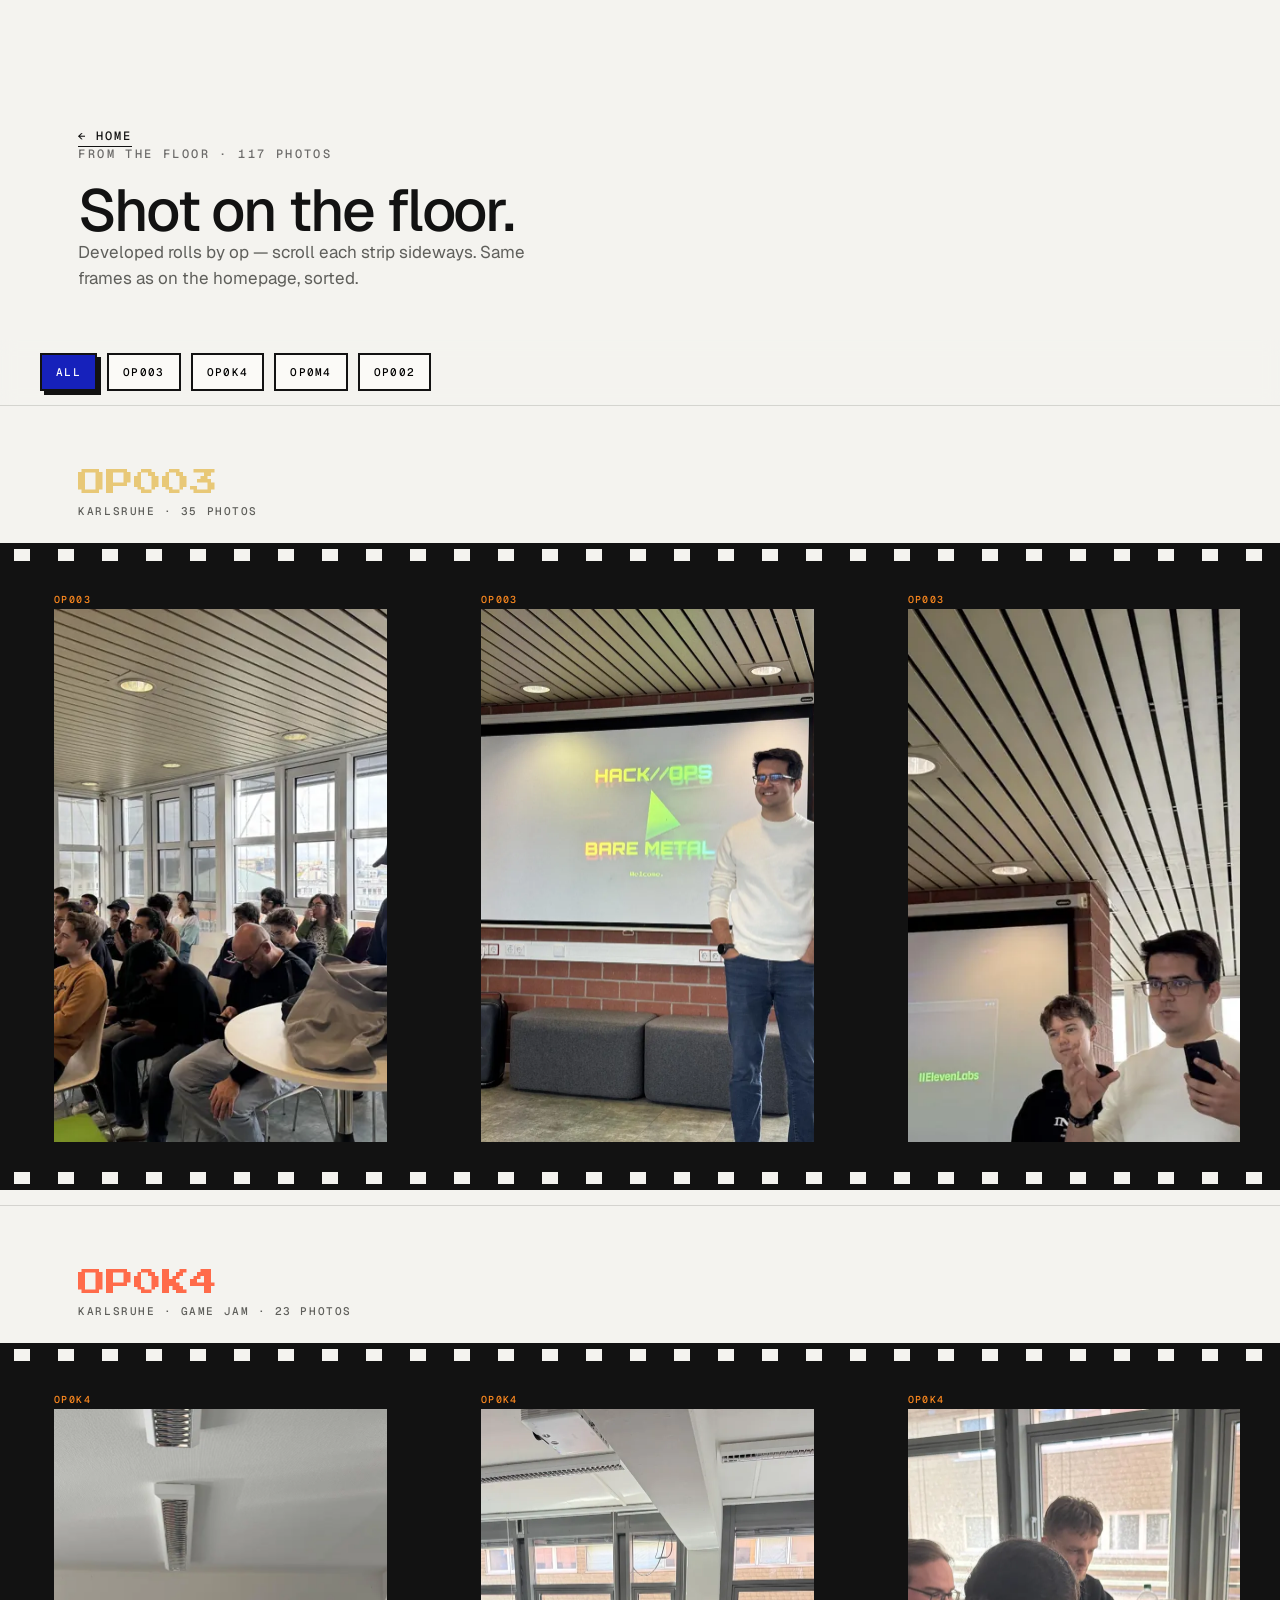
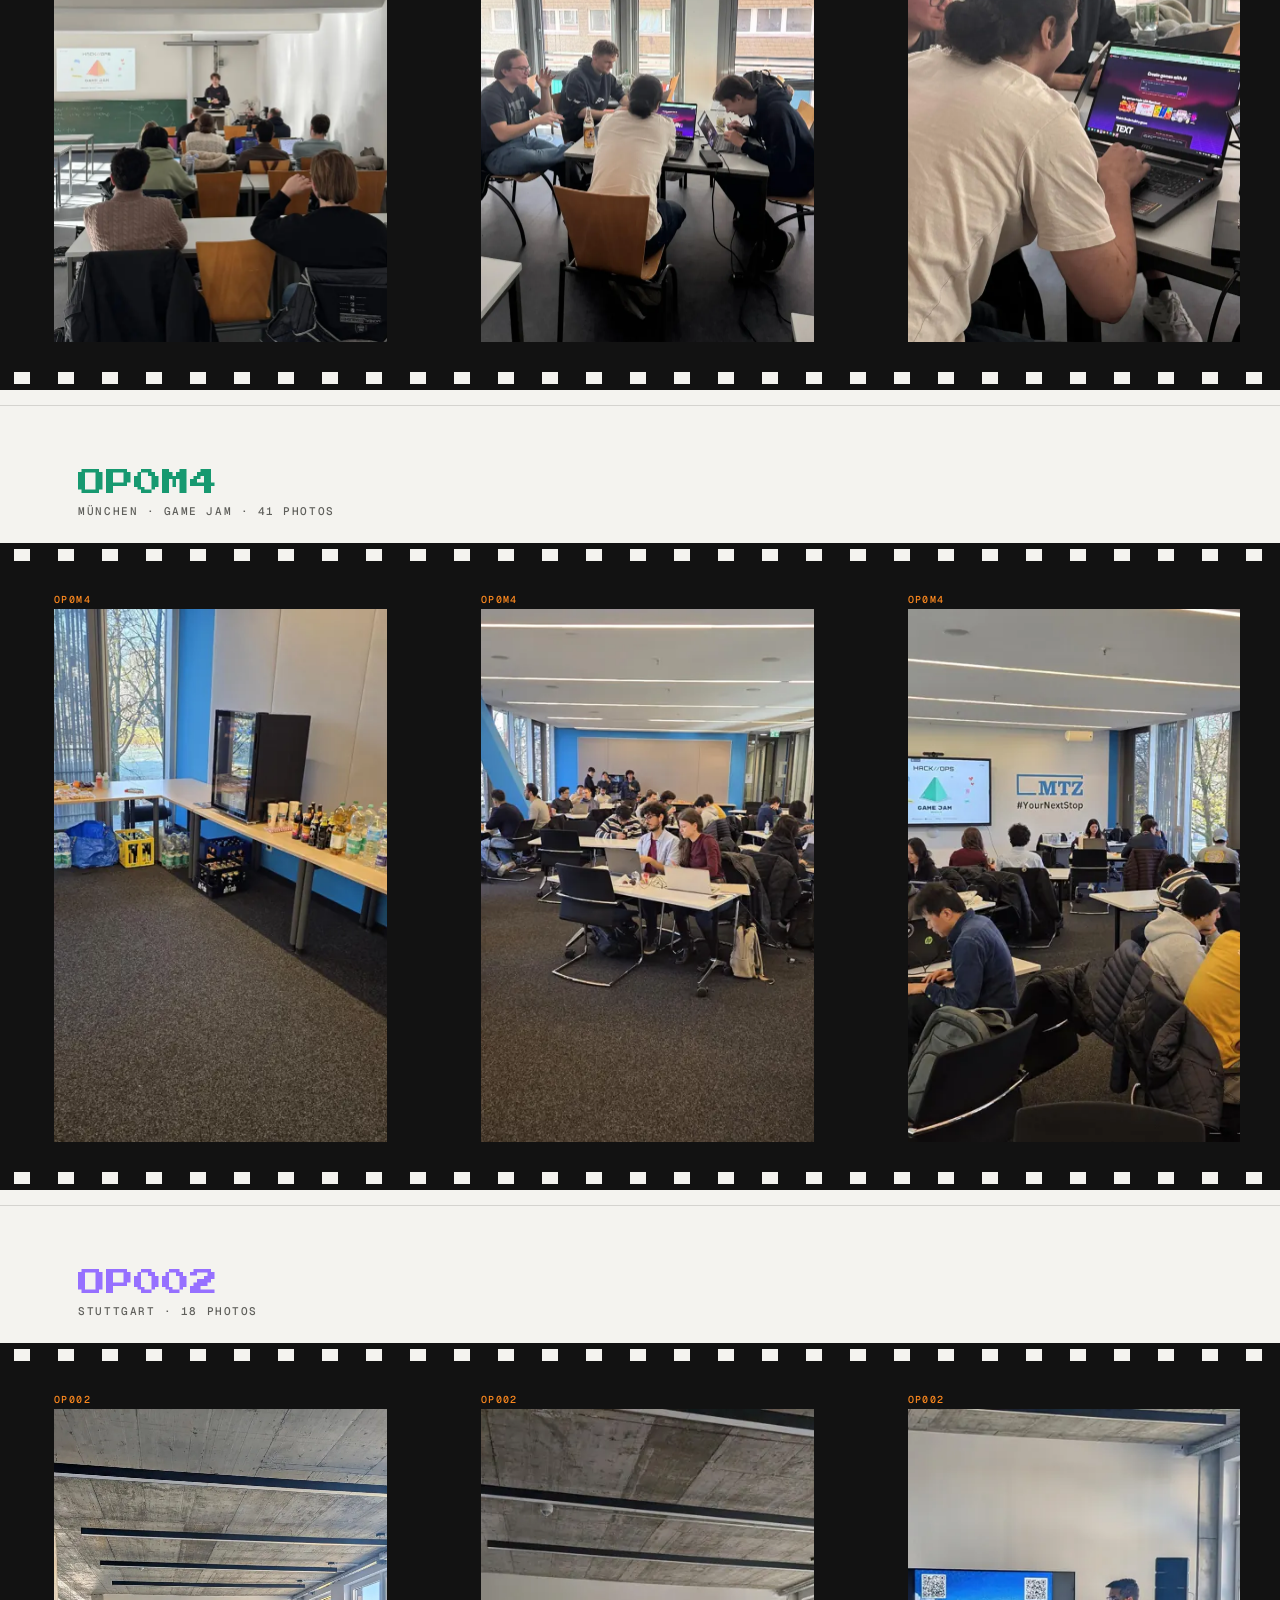
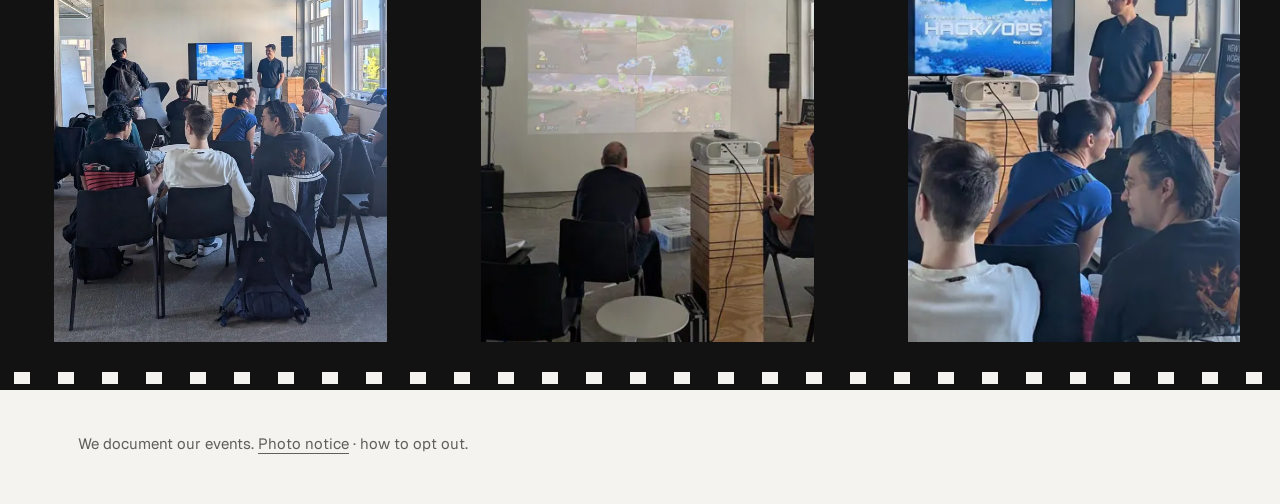
<file: floor.html>
<!doctype html>
<html lang="en">
  <head>
    <meta charset="utf-8" />
    <meta name="viewport" content="width=device-width, initial-scale=1, viewport-fit=cover" />
    <title>HACK//OPS · From the floor</title>
    <meta name="description" content="Photos from HACK//OPS events — Karlsruhe, München, Stuttgart." />
    <meta property="og:title" content="HACK//OPS · From the floor" />
    <meta property="og:type" content="website" />
    <meta property="og:description" content="Photos from HACK//OPS events — Karlsruhe, München, Stuttgart." />
    <meta property="og:image" content="https://hackops.tech/assets/home/og.jpg" />
    <meta property="og:url" content="https://hackops.tech/floor.html" />
    <meta name="theme-color" content="#f4f3ef" />
    <link rel="icon" type="image/png" sizes="96x96" href="/favicon.png" />
    <link rel="apple-touch-icon" sizes="180x180" href="/apple-touch-icon.png" />
    <link rel="preconnect" href="https://fonts.googleapis.com" />
    <link rel="preconnect" href="https://fonts.gstatic.com" crossorigin />
    <link
      href="https://fonts.googleapis.com/css2?family=Geist:wght@400;500;600&family=Geist+Mono:wght@400;500&family=Orbitron:wght@900&family=Press+Start+2P&display=swap"
      rel="stylesheet"
    />
    <link rel="stylesheet" href="/home.css?v=2" />
  </head>
  <body>
    <div class="hp hp-floor-page">
      <header class="hp-panel hp-light floor-head">
        <div class="hp-wrap">
          <p class="floor-back"><a class="hp-link" href="/#floor">← Home</a></p>
          <p class="hp-kicker" id="floor-count">From the floor · … photos</p>
          <h1 class="hp-h2">Shot on the floor.</h1>
          <p class="floor-lede">Developed rolls by op — scroll each strip sideways. Same frames as on the homepage, sorted.</p>
        </div>
      </header>
      <main class="floor-main" id="floor-gallery">
        <!-- floor-gallery:start -->
<nav class="floor-filter" aria-label="Filter by op"><div class="hp-wrap floor-filter-in"><button type="button" class="floor-chip is-on" data-floor-op="all">All</button><button type="button" class="floor-chip" data-floor-op="op003" style="--chip-accent:#e8c877;--chip-on:#0b0b0c">OP003</button><button type="button" class="floor-chip" data-floor-op="op0k4" style="--chip-accent:#ff6b4a;--chip-on:#1d1d1b">OP0K4</button><button type="button" class="floor-chip" data-floor-op="op0m4" style="--chip-accent:#179970;--chip-on:#ffffff">OP0M4</button><button type="button" class="floor-chip" data-floor-op="op002" style="--chip-accent:#9670ff;--chip-on:#ffffff">OP002</button></div></nav>
<section class="floor-op" id="op003" data-floor-op="op003" style="--op-accent:#e8c877"><div class="hp-wrap floor-op-head"><h2 class="floor-op-title hp-pixel">OP003</h2><p class="floor-op-meta">Karlsruhe · <span>35</span> photos</p></div><div class="floor-strip m11-strip"><div class="m11-holes"></div><div class="m11-track floor-track"><figure class="m11-frame floor-frame"><span class="m11-edge">OP003</span><img src="/assets/photos/op003/op003_01-800.webp" alt="" loading="lazy" width="800" height="533" /></figure><figure class="m11-frame floor-frame"><span class="m11-edge">OP003</span><img src="/assets/photos/op003/op003_02-800.webp" alt="" loading="lazy" width="800" height="533" /></figure><figure class="m11-frame floor-frame"><span class="m11-edge">OP003</span><img src="/assets/photos/op003/op003_03-800.webp" alt="" loading="lazy" width="800" height="533" /></figure><figure class="m11-frame floor-frame"><span class="m11-edge">OP003</span><img src="/assets/photos/op003/op003_04-800.webp" alt="" loading="lazy" width="800" height="533" /></figure><figure class="m11-frame floor-frame"><span class="m11-edge">OP003</span><img src="/assets/photos/op003/op003_05-800.webp" alt="" loading="lazy" width="800" height="533" /></figure><figure class="m11-frame floor-frame"><span class="m11-edge">OP003</span><img src="/assets/photos/op003/op003_06-800.webp" alt="" loading="lazy" width="800" height="533" /></figure><figure class="m11-frame floor-frame"><span class="m11-edge">OP003</span><img src="/assets/photos/op003/op003_07-800.webp" alt="" loading="lazy" width="800" height="533" /></figure><figure class="m11-frame floor-frame"><span class="m11-edge">OP003</span><img src="/assets/photos/op003/op003_08-800.webp" alt="" loading="lazy" width="800" height="533" /></figure><figure class="m11-frame floor-frame"><span class="m11-edge">OP003</span><img src="/assets/photos/op003/op003_09-800.webp" alt="" loading="lazy" width="800" height="533" /></figure><figure class="m11-frame floor-frame"><span class="m11-edge">OP003</span><img src="/assets/photos/op003/op003_10-800.webp" alt="" loading="lazy" width="800" height="533" /></figure><figure class="m11-frame floor-frame"><span class="m11-edge">OP003</span><img src="/assets/photos/op003/op003_11-800.webp" alt="" loading="lazy" width="800" height="533" /></figure><figure class="m11-frame floor-frame"><span class="m11-edge">OP003</span><img src="/assets/photos/op003/op003_12-800.webp" alt="" loading="lazy" width="800" height="533" /></figure><figure class="m11-frame floor-frame"><span class="m11-edge">OP003</span><img src="/assets/photos/op003/op003_13-800.webp" alt="" loading="lazy" width="800" height="533" /></figure><figure class="m11-frame floor-frame"><span class="m11-edge">OP003</span><img src="/assets/photos/op003/op003_14-800.webp" alt="" loading="lazy" width="800" height="533" /></figure><figure class="m11-frame floor-frame"><span class="m11-edge">OP003</span><img src="/assets/photos/op003/op003_15-800.webp" alt="" loading="lazy" width="800" height="533" /></figure><figure class="m11-frame floor-frame"><span class="m11-edge">OP003</span><img src="/assets/photos/op003/op003_16-800.webp" alt="" loading="lazy" width="800" height="533" /></figure><figure class="m11-frame floor-frame"><span class="m11-edge">OP003</span><img src="/assets/photos/op003/op003_17-800.webp" alt="" loading="lazy" width="800" height="533" /></figure><figure class="m11-frame floor-frame"><span class="m11-edge">OP003</span><img src="/assets/photos/op003/op003_18-800.webp" alt="" loading="lazy" width="800" height="533" /></figure><figure class="m11-frame floor-frame"><span class="m11-edge">OP003</span><img src="/assets/photos/op003/op003_19-800.webp" alt="" loading="lazy" width="800" height="533" /></figure><figure class="m11-frame floor-frame"><span class="m11-edge">OP003</span><img src="/assets/photos/op003/op003_20-800.webp" alt="" loading="lazy" width="800" height="533" /></figure><figure class="m11-frame floor-frame"><span class="m11-edge">OP003</span><img src="/assets/photos/op003/op003_21-800.webp" alt="" loading="lazy" width="800" height="533" /></figure><figure class="m11-frame floor-frame"><span class="m11-edge">OP003</span><img src="/assets/photos/op003/op003_22-800.webp" alt="" loading="lazy" width="800" height="533" /></figure><figure class="m11-frame floor-frame"><span class="m11-edge">OP003</span><img src="/assets/photos/op003/op003_23-800.webp" alt="" loading="lazy" width="800" height="533" /></figure><figure class="m11-frame floor-frame"><span class="m11-edge">OP003</span><img src="/assets/photos/op003/op003_24-800.webp" alt="" loading="lazy" width="800" height="533" /></figure><figure class="m11-frame floor-frame"><span class="m11-edge">OP003</span><img src="/assets/photos/op003/op003_25-800.webp" alt="" loading="lazy" width="800" height="533" /></figure><figure class="m11-frame floor-frame"><span class="m11-edge">OP003</span><img src="/assets/photos/op003/op003_26-800.webp" alt="" loading="lazy" width="800" height="533" /></figure><figure class="m11-frame floor-frame"><span class="m11-edge">OP003</span><img src="/assets/photos/op003/op003_27-800.webp" alt="" loading="lazy" width="800" height="533" /></figure><figure class="m11-frame floor-frame"><span class="m11-edge">OP003</span><img src="/assets/photos/op003/op003_28-800.webp" alt="" loading="lazy" width="800" height="533" /></figure><figure class="m11-frame floor-frame"><span class="m11-edge">OP003</span><img src="/assets/photos/op003/op003_29-800.webp" alt="" loading="lazy" width="800" height="533" /></figure><figure class="m11-frame floor-frame"><span class="m11-edge">OP003</span><img src="/assets/photos/op003/op003_30-800.webp" alt="" loading="lazy" width="800" height="533" /></figure><figure class="m11-frame floor-frame"><span class="m11-edge">OP003</span><img src="/assets/photos/op003/op003_31-800.webp" alt="" loading="lazy" width="800" height="533" /></figure><figure class="m11-frame floor-frame"><span class="m11-edge">OP003</span><img src="/assets/photos/op003/op003_32-800.webp" alt="" loading="lazy" width="800" height="533" /></figure><figure class="m11-frame floor-frame"><span class="m11-edge">OP003</span><img src="/assets/photos/op003/op003_33-800.webp" alt="" loading="lazy" width="800" height="533" /></figure><figure class="m11-frame floor-frame"><span class="m11-edge">OP003</span><img src="/assets/photos/op003/op003_34-800.webp" alt="" loading="lazy" width="800" height="533" /></figure><figure class="m11-frame floor-frame"><span class="m11-edge">OP003</span><img src="/assets/photos/op003/op003_35-800.webp" alt="" loading="lazy" width="800" height="533" /></figure></div><div class="m11-holes"></div></div></section>
<section class="floor-op" id="op0k4" data-floor-op="op0k4" style="--op-accent:#ff6b4a"><div class="hp-wrap floor-op-head"><h2 class="floor-op-title hp-pixel">OP0K4</h2><p class="floor-op-meta">Karlsruhe · Game Jam · <span>23</span> photos</p></div><div class="floor-strip m11-strip"><div class="m11-holes"></div><div class="m11-track floor-track"><figure class="m11-frame floor-frame"><span class="m11-edge">OP0K4</span><img src="/assets/photos/gamejam/karlsruhe_01-800.webp" alt="" loading="lazy" width="800" height="533" /></figure><figure class="m11-frame floor-frame"><span class="m11-edge">OP0K4</span><img src="/assets/photos/gamejam/karlsruhe_02-800.webp" alt="" loading="lazy" width="800" height="533" /></figure><figure class="m11-frame floor-frame"><span class="m11-edge">OP0K4</span><img src="/assets/photos/gamejam/karlsruhe_03-800.webp" alt="" loading="lazy" width="800" height="533" /></figure><figure class="m11-frame floor-frame"><span class="m11-edge">OP0K4</span><img src="/assets/photos/gamejam/karlsruhe_04-800.webp" alt="" loading="lazy" width="800" height="533" /></figure><figure class="m11-frame floor-frame"><span class="m11-edge">OP0K4</span><img src="/assets/photos/gamejam/karlsruhe_05-800.webp" alt="" loading="lazy" width="800" height="533" /></figure><figure class="m11-frame floor-frame"><span class="m11-edge">OP0K4</span><img src="/assets/photos/gamejam/karlsruhe_06-800.webp" alt="" loading="lazy" width="800" height="533" /></figure><figure class="m11-frame floor-frame"><span class="m11-edge">OP0K4</span><img src="/assets/photos/gamejam/karlsruhe_07-800.webp" alt="" loading="lazy" width="800" height="533" /></figure><figure class="m11-frame floor-frame"><span class="m11-edge">OP0K4</span><img src="/assets/photos/gamejam/karlsruhe_08-800.webp" alt="" loading="lazy" width="800" height="533" /></figure><figure class="m11-frame floor-frame"><span class="m11-edge">OP0K4</span><img src="/assets/photos/gamejam/karlsruhe_09-800.webp" alt="" loading="lazy" width="800" height="533" /></figure><figure class="m11-frame floor-frame"><span class="m11-edge">OP0K4</span><img src="/assets/photos/gamejam/karlsruhe_10-800.webp" alt="" loading="lazy" width="800" height="533" /></figure><figure class="m11-frame floor-frame"><span class="m11-edge">OP0K4</span><img src="/assets/photos/gamejam/karlsruhe_11-800.webp" alt="" loading="lazy" width="800" height="533" /></figure><figure class="m11-frame floor-frame"><span class="m11-edge">OP0K4</span><img src="/assets/photos/gamejam/karlsruhe_12-800.webp" alt="" loading="lazy" width="800" height="533" /></figure><figure class="m11-frame floor-frame"><span class="m11-edge">OP0K4</span><img src="/assets/photos/gamejam/karlsruhe_13-800.webp" alt="" loading="lazy" width="800" height="533" /></figure><figure class="m11-frame floor-frame"><span class="m11-edge">OP0K4</span><img src="/assets/photos/gamejam/karlsruhe_14-800.webp" alt="" loading="lazy" width="800" height="533" /></figure><figure class="m11-frame floor-frame"><span class="m11-edge">OP0K4</span><img src="/assets/photos/gamejam/karlsruhe_15-800.webp" alt="" loading="lazy" width="800" height="533" /></figure><figure class="m11-frame floor-frame"><span class="m11-edge">OP0K4</span><img src="/assets/photos/gamejam/karlsruhe_16-800.webp" alt="" loading="lazy" width="800" height="533" /></figure><figure class="m11-frame floor-frame"><span class="m11-edge">OP0K4</span><img src="/assets/photos/gamejam/karlsruhe_17-800.webp" alt="" loading="lazy" width="800" height="533" /></figure><figure class="m11-frame floor-frame"><span class="m11-edge">OP0K4</span><img src="/assets/photos/gamejam/karlsruhe_18-800.webp" alt="" loading="lazy" width="800" height="533" /></figure><figure class="m11-frame floor-frame"><span class="m11-edge">OP0K4</span><img src="/assets/photos/gamejam/karlsruhe_19-800.webp" alt="" loading="lazy" width="800" height="533" /></figure><figure class="m11-frame floor-frame"><span class="m11-edge">OP0K4</span><img src="/assets/photos/gamejam/karlsruhe_20-800.webp" alt="" loading="lazy" width="800" height="533" /></figure><figure class="m11-frame floor-frame"><span class="m11-edge">OP0K4</span><img src="/assets/photos/gamejam/karlsruhe_21-800.webp" alt="" loading="lazy" width="800" height="533" /></figure><figure class="m11-frame floor-frame"><span class="m11-edge">OP0K4</span><img src="/assets/photos/gamejam/karlsruhe_22-800.webp" alt="" loading="lazy" width="800" height="533" /></figure><figure class="m11-frame floor-frame"><span class="m11-edge">OP0K4</span><img src="/assets/photos/gamejam/karlsruhe_23-800.webp" alt="" loading="lazy" width="800" height="533" /></figure></div><div class="m11-holes"></div></div></section>
<section class="floor-op" id="op0m4" data-floor-op="op0m4" style="--op-accent:#179970"><div class="hp-wrap floor-op-head"><h2 class="floor-op-title hp-pixel">OP0M4</h2><p class="floor-op-meta">München · Game Jam · <span>41</span> photos</p></div><div class="floor-strip m11-strip"><div class="m11-holes"></div><div class="m11-track floor-track"><figure class="m11-frame floor-frame"><span class="m11-edge">OP0M4</span><img src="/assets/photos/gamejam/muenchen_01-800.webp" alt="" loading="lazy" width="800" height="533" /></figure><figure class="m11-frame floor-frame"><span class="m11-edge">OP0M4</span><img src="/assets/photos/gamejam/muenchen_02-800.webp" alt="" loading="lazy" width="800" height="533" /></figure><figure class="m11-frame floor-frame"><span class="m11-edge">OP0M4</span><img src="/assets/photos/gamejam/muenchen_03-800.webp" alt="" loading="lazy" width="800" height="533" /></figure><figure class="m11-frame floor-frame"><span class="m11-edge">OP0M4</span><img src="/assets/photos/gamejam/muenchen_04-800.webp" alt="" loading="lazy" width="800" height="533" /></figure><figure class="m11-frame floor-frame"><span class="m11-edge">OP0M4</span><img src="/assets/photos/gamejam/muenchen_05-800.webp" alt="" loading="lazy" width="800" height="533" /></figure><figure class="m11-frame floor-frame"><span class="m11-edge">OP0M4</span><img src="/assets/photos/gamejam/muenchen_06-800.webp" alt="" loading="lazy" width="800" height="533" /></figure><figure class="m11-frame floor-frame"><span class="m11-edge">OP0M4</span><img src="/assets/photos/gamejam/muenchen_07-800.webp" alt="" loading="lazy" width="800" height="533" /></figure><figure class="m11-frame floor-frame"><span class="m11-edge">OP0M4</span><img src="/assets/photos/gamejam/muenchen_08-800.webp" alt="" loading="lazy" width="800" height="533" /></figure><figure class="m11-frame floor-frame"><span class="m11-edge">OP0M4</span><img src="/assets/photos/gamejam/muenchen_09-800.webp" alt="" loading="lazy" width="800" height="533" /></figure><figure class="m11-frame floor-frame"><span class="m11-edge">OP0M4</span><img src="/assets/photos/gamejam/muenchen_10-800.webp" alt="" loading="lazy" width="800" height="533" /></figure><figure class="m11-frame floor-frame"><span class="m11-edge">OP0M4</span><img src="/assets/photos/gamejam/muenchen_11-800.webp" alt="" loading="lazy" width="800" height="533" /></figure><figure class="m11-frame floor-frame"><span class="m11-edge">OP0M4</span><img src="/assets/photos/gamejam/muenchen_12-800.webp" alt="" loading="lazy" width="800" height="533" /></figure><figure class="m11-frame floor-frame"><span class="m11-edge">OP0M4</span><img src="/assets/photos/gamejam/muenchen_13-800.webp" alt="" loading="lazy" width="800" height="533" /></figure><figure class="m11-frame floor-frame"><span class="m11-edge">OP0M4</span><img src="/assets/photos/gamejam/muenchen_14-800.webp" alt="" loading="lazy" width="800" height="533" /></figure><figure class="m11-frame floor-frame"><span class="m11-edge">OP0M4</span><img src="/assets/photos/gamejam/muenchen_15-800.webp" alt="" loading="lazy" width="800" height="533" /></figure><figure class="m11-frame floor-frame"><span class="m11-edge">OP0M4</span><img src="/assets/photos/gamejam/muenchen_16-800.webp" alt="" loading="lazy" width="800" height="533" /></figure><figure class="m11-frame floor-frame"><span class="m11-edge">OP0M4</span><img src="/assets/photos/gamejam/muenchen_17-800.webp" alt="" loading="lazy" width="800" height="533" /></figure><figure class="m11-frame floor-frame"><span class="m11-edge">OP0M4</span><img src="/assets/photos/gamejam/muenchen_18-800.webp" alt="" loading="lazy" width="800" height="533" /></figure><figure class="m11-frame floor-frame"><span class="m11-edge">OP0M4</span><img src="/assets/photos/gamejam/muenchen_19-800.webp" alt="" loading="lazy" width="800" height="533" /></figure><figure class="m11-frame floor-frame"><span class="m11-edge">OP0M4</span><img src="/assets/photos/gamejam/muenchen_20-800.webp" alt="" loading="lazy" width="800" height="533" /></figure><figure class="m11-frame floor-frame"><span class="m11-edge">OP0M4</span><img src="/assets/photos/gamejam/muenchen_21-800.webp" alt="" loading="lazy" width="800" height="533" /></figure><figure class="m11-frame floor-frame"><span class="m11-edge">OP0M4</span><img src="/assets/photos/gamejam/muenchen_22-800.webp" alt="" loading="lazy" width="800" height="533" /></figure><figure class="m11-frame floor-frame"><span class="m11-edge">OP0M4</span><img src="/assets/photos/gamejam/muenchen_23-800.webp" alt="" loading="lazy" width="800" height="533" /></figure><figure class="m11-frame floor-frame"><span class="m11-edge">OP0M4</span><img src="/assets/photos/gamejam/muenchen_24-800.webp" alt="" loading="lazy" width="800" height="533" /></figure><figure class="m11-frame floor-frame"><span class="m11-edge">OP0M4</span><img src="/assets/photos/gamejam/muenchen_25-800.webp" alt="" loading="lazy" width="800" height="533" /></figure><figure class="m11-frame floor-frame"><span class="m11-edge">OP0M4</span><img src="/assets/photos/gamejam/muenchen_26-800.webp" alt="" loading="lazy" width="800" height="533" /></figure><figure class="m11-frame floor-frame"><span class="m11-edge">OP0M4</span><img src="/assets/photos/gamejam/muenchen_27-800.webp" alt="" loading="lazy" width="800" height="533" /></figure><figure class="m11-frame floor-frame"><span class="m11-edge">OP0M4</span><img src="/assets/photos/gamejam/muenchen_28-800.webp" alt="" loading="lazy" width="800" height="533" /></figure><figure class="m11-frame floor-frame"><span class="m11-edge">OP0M4</span><img src="/assets/photos/gamejam/muenchen_29-800.webp" alt="" loading="lazy" width="800" height="533" /></figure><figure class="m11-frame floor-frame"><span class="m11-edge">OP0M4</span><img src="/assets/photos/gamejam/muenchen_30-800.webp" alt="" loading="lazy" width="800" height="533" /></figure><figure class="m11-frame floor-frame"><span class="m11-edge">OP0M4</span><img src="/assets/photos/gamejam/muenchen_31-800.webp" alt="" loading="lazy" width="800" height="533" /></figure><figure class="m11-frame floor-frame"><span class="m11-edge">OP0M4</span><img src="/assets/photos/gamejam/muenchen_32-800.webp" alt="" loading="lazy" width="800" height="533" /></figure><figure class="m11-frame floor-frame"><span class="m11-edge">OP0M4</span><img src="/assets/photos/gamejam/muenchen_33-800.webp" alt="" loading="lazy" width="800" height="533" /></figure><figure class="m11-frame floor-frame"><span class="m11-edge">OP0M4</span><img src="/assets/photos/gamejam/muenchen_34-800.webp" alt="" loading="lazy" width="800" height="533" /></figure><figure class="m11-frame floor-frame"><span class="m11-edge">OP0M4</span><img src="/assets/photos/gamejam/muenchen_35-800.webp" alt="" loading="lazy" width="800" height="533" /></figure><figure class="m11-frame floor-frame"><span class="m11-edge">OP0M4</span><img src="/assets/photos/gamejam/muenchen_36-800.webp" alt="" loading="lazy" width="800" height="533" /></figure><figure class="m11-frame floor-frame"><span class="m11-edge">OP0M4</span><img src="/assets/photos/gamejam/muenchen_37-800.webp" alt="" loading="lazy" width="800" height="533" /></figure><figure class="m11-frame floor-frame"><span class="m11-edge">OP0M4</span><img src="/assets/photos/gamejam/muenchen_38-800.webp" alt="" loading="lazy" width="800" height="533" /></figure><figure class="m11-frame floor-frame"><span class="m11-edge">OP0M4</span><img src="/assets/photos/gamejam/muenchen_39-800.webp" alt="" loading="lazy" width="800" height="533" /></figure><figure class="m11-frame floor-frame"><span class="m11-edge">OP0M4</span><img src="/assets/photos/gamejam/muenchen_40-800.webp" alt="" loading="lazy" width="800" height="533" /></figure><figure class="m11-frame floor-frame"><span class="m11-edge">OP0M4</span><img src="/assets/photos/gamejam/muenchen_41-800.webp" alt="" loading="lazy" width="800" height="533" /></figure></div><div class="m11-holes"></div></div></section>
<section class="floor-op" id="op002" data-floor-op="op002" style="--op-accent:#9670ff"><div class="hp-wrap floor-op-head"><h2 class="floor-op-title hp-pixel">OP002</h2><p class="floor-op-meta">Stuttgart · <span>18</span> photos</p></div><div class="floor-strip m11-strip"><div class="m11-holes"></div><div class="m11-track floor-track"><figure class="m11-frame floor-frame"><span class="m11-edge">OP002</span><img src="/assets/photos/op002/op002_01-800.webp" alt="" loading="lazy" width="800" height="533" /></figure><figure class="m11-frame floor-frame"><span class="m11-edge">OP002</span><img src="/assets/photos/op002/op002_02-800.webp" alt="" loading="lazy" width="800" height="533" /></figure><figure class="m11-frame floor-frame"><span class="m11-edge">OP002</span><img src="/assets/photos/op002/op002_03-800.webp" alt="" loading="lazy" width="800" height="533" /></figure><figure class="m11-frame floor-frame"><span class="m11-edge">OP002</span><img src="/assets/photos/op002/op002_04-800.webp" alt="" loading="lazy" width="800" height="533" /></figure><figure class="m11-frame floor-frame"><span class="m11-edge">OP002</span><img src="/assets/photos/op002/op002_05-800.webp" alt="" loading="lazy" width="800" height="533" /></figure><figure class="m11-frame floor-frame"><span class="m11-edge">OP002</span><img src="/assets/photos/op002/op002_06-800.webp" alt="" loading="lazy" width="800" height="533" /></figure><figure class="m11-frame floor-frame"><span class="m11-edge">OP002</span><img src="/assets/photos/op002/op002_07-800.webp" alt="" loading="lazy" width="800" height="533" /></figure><figure class="m11-frame floor-frame"><span class="m11-edge">OP002</span><img src="/assets/photos/op002/op002_08-800.webp" alt="" loading="lazy" width="800" height="533" /></figure><figure class="m11-frame floor-frame"><span class="m11-edge">OP002</span><img src="/assets/photos/op002/op002_09-800.webp" alt="" loading="lazy" width="800" height="533" /></figure><figure class="m11-frame floor-frame"><span class="m11-edge">OP002</span><img src="/assets/photos/op002/op002_10-800.webp" alt="" loading="lazy" width="800" height="533" /></figure><figure class="m11-frame floor-frame"><span class="m11-edge">OP002</span><img src="/assets/photos/op002/op002_11-800.webp" alt="" loading="lazy" width="800" height="533" /></figure><figure class="m11-frame floor-frame"><span class="m11-edge">OP002</span><img src="/assets/photos/op002/op002_12-800.webp" alt="" loading="lazy" width="800" height="533" /></figure><figure class="m11-frame floor-frame"><span class="m11-edge">OP002</span><img src="/assets/photos/op002/op002_13-800.webp" alt="" loading="lazy" width="800" height="533" /></figure><figure class="m11-frame floor-frame"><span class="m11-edge">OP002</span><img src="/assets/photos/op002/op002_14-800.webp" alt="" loading="lazy" width="800" height="533" /></figure><figure class="m11-frame floor-frame"><span class="m11-edge">OP002</span><img src="/assets/photos/op002/op002_15-800.webp" alt="" loading="lazy" width="800" height="533" /></figure><figure class="m11-frame floor-frame"><span class="m11-edge">OP002</span><img src="/assets/photos/op002/op002_16-800.webp" alt="" loading="lazy" width="800" height="533" /></figure><figure class="m11-frame floor-frame"><span class="m11-edge">OP002</span><img src="/assets/photos/op002/op002_17-800.webp" alt="" loading="lazy" width="800" height="533" /></figure><figure class="m11-frame floor-frame"><span class="m11-edge">OP002</span><img src="/assets/photos/op002/op002_19-800.webp" alt="" loading="lazy" width="800" height="533" /></figure></div><div class="m11-holes"></div></div></section>
                <!-- floor-gallery:end -->
      </main>
      <footer class="hp-panel hp-light floor-foot">
        <div class="hp-wrap">
          <p class="floor-notice">
            We document our events.
            <a href="/photos.html">Photo notice</a>
            · how to opt out.
          </p>
        </div>
      </footer>
    </div>
    <script src="/floor.js" defer></script>
  </body>
</html>
</file>
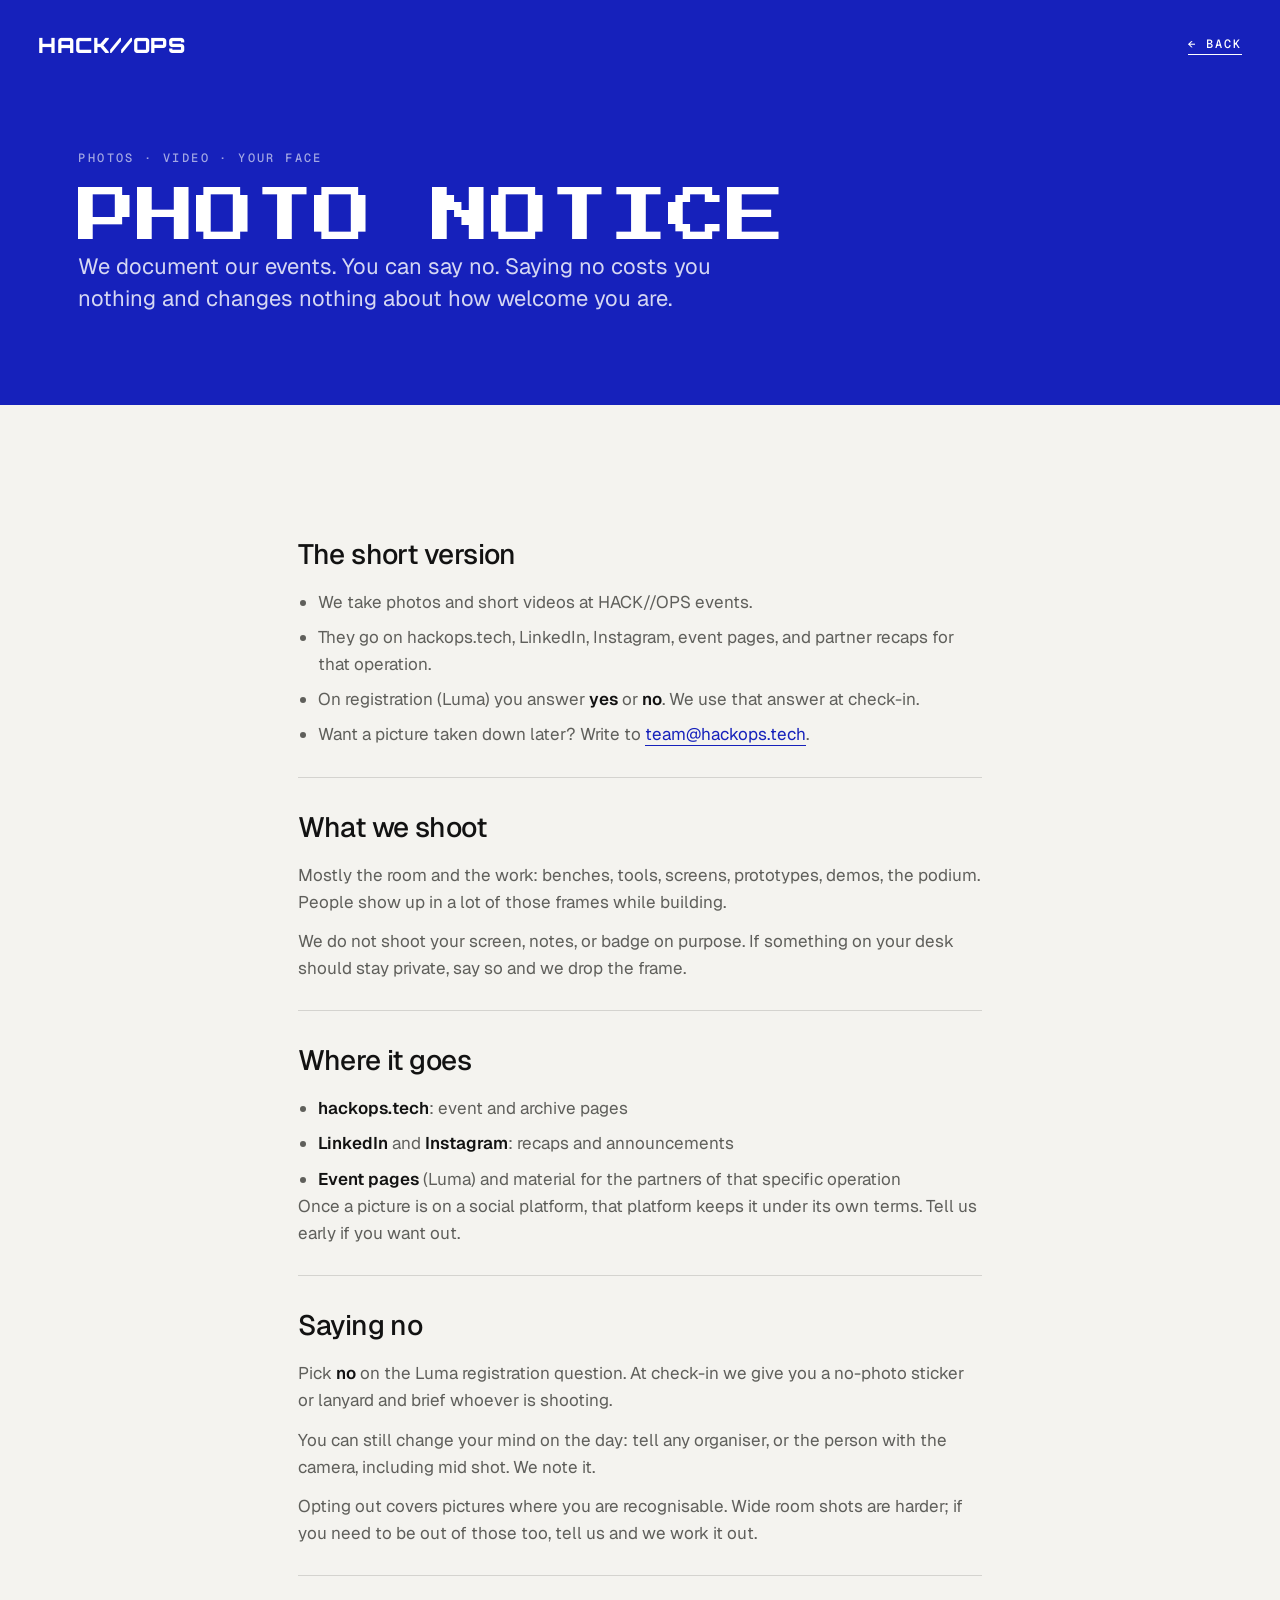
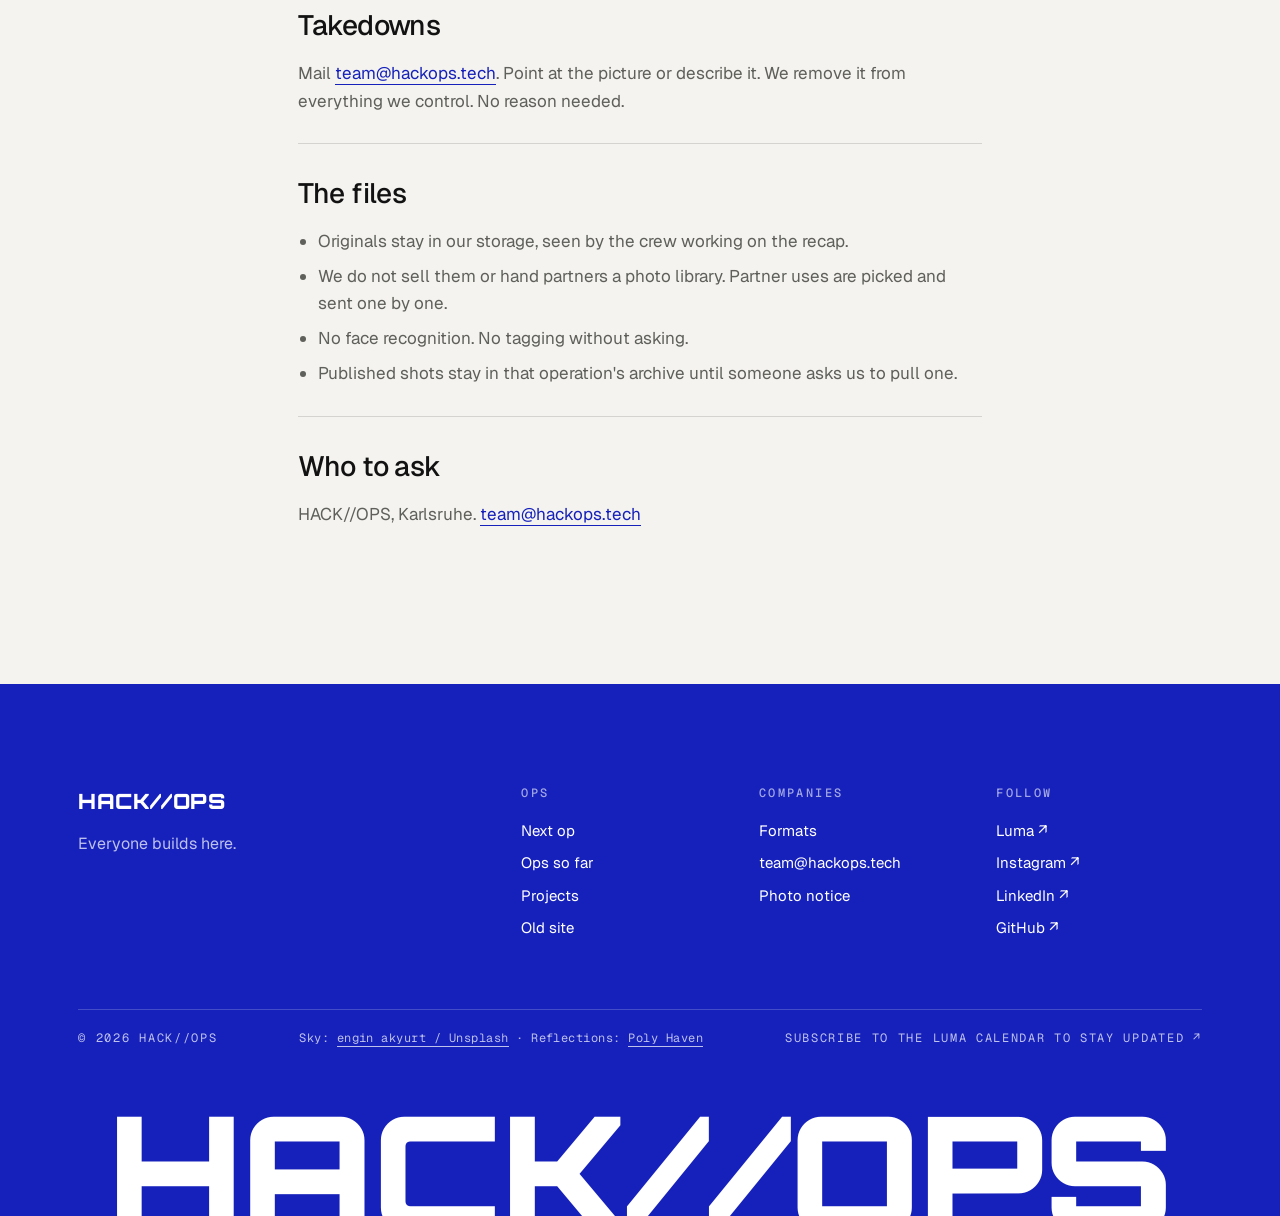
<file: photos.html>
<!doctype html>
<html lang="en">
  <head>
    <meta charset="utf-8" />
    <meta name="viewport" content="width=device-width, initial-scale=1, viewport-fit=cover" />
    <title>HACK//OPS · Photo notice</title>
    <meta name="description" content="We document our events. You can say no." />
    <meta property="og:title" content="HACK//OPS · Photo notice" />
    <meta property="og:type" content="website" />
    <meta property="og:description" content="We document our events. You can say no." />
    <meta property="og:image" content="https://hackops.tech/assets/home/og.jpg" />
    <meta property="og:url" content="https://hackops.tech/photos.html" />
    <meta name="theme-color" content="#1621bb" />
    <link rel="icon" type="image/png" sizes="96x96" href="/favicon.png" />
    <link rel="apple-touch-icon" sizes="180x180" href="/apple-touch-icon.png" />
    <link rel="preconnect" href="https://fonts.googleapis.com" />
    <link rel="preconnect" href="https://fonts.gstatic.com" crossorigin />
    <link
      href="https://fonts.googleapis.com/css2?family=Geist:wght@400;500;600&family=Geist+Mono:wght@400;500&family=Orbitron:wght@900&family=Press+Start+2P&display=swap"
      rel="stylesheet"
    />
    <link rel="stylesheet" href="/home.css?v=1" />
  </head>
  <body>
    <div class="hp">
      <header class="hp-doc-head">
        <div class="hp-doc-bar">
          <a class="hp-plain" aria-label="HACK//OPS home" href="/"><span class="hp-wordmark">HACK//OPS</span></a
          ><a class="hp-link" href="/">← Back</a>
        </div>
        <div class="hp-wrap hp-doc-title">
          <p class="hp-kicker">Photos · video · your face</p>
          <h1 class="hp-pixel">Photo notice</h1>
          <p class="hp-doc-lede">
            We document our events. You can say no. Saying no costs you nothing and changes nothing about how welcome
            you are.
          </p>
        </div>
      </header>
      <main class="hp-panel hp-light">
        <article class="hp-wrap hp-doc">
          <section>
            <h2>The short version</h2>
            <ul>
              <li>We take photos and short videos at HACK//OPS events.</li>
              <li>They go on hackops.tech, LinkedIn, Instagram, event pages, and partner recaps for that operation.</li>
              <li>
                On registration (Luma) you answer <strong>yes</strong> or <strong>no</strong>. We use that answer at
                check-in.
              </li>
              <li>
                Want a picture taken down later? Write to
                <a href="mailto:team@hackops.tech?subject=HACK%2F%2FOPS%3A%20photo">team@hackops.tech</a>.
              </li>
            </ul>
          </section>
          <section>
            <h2>What we shoot</h2>
            <p>
              Mostly the room and the work: benches, tools, screens, prototypes, demos, the podium. People show up in a
              lot of those frames while building.
            </p>
            <p>
              We do not shoot your screen, notes, or badge on purpose. If something on your desk should stay private,
              say so and we drop the frame.
            </p>
          </section>
          <section>
            <h2>Where it goes</h2>
            <ul>
              <li><strong>hackops.tech</strong>: event and archive pages</li>
              <li><strong>LinkedIn</strong> and <strong>Instagram</strong>: recaps and announcements</li>
              <li><strong>Event pages</strong> (Luma) and material for the partners of that specific operation</li>
            </ul>
            <p>
              Once a picture is on a social platform, that platform keeps it under its own terms. Tell us early if you
              want out.
            </p>
          </section>
          <section>
            <h2>Saying no</h2>
            <p>
              Pick <strong>no</strong> on the Luma registration question. At check-in we give you a no-photo sticker or
              lanyard and brief whoever is shooting.
            </p>
            <p>
              You can still change your mind on the day: tell any organiser, or the person with the camera, including
              mid shot. We note it.
            </p>
            <p>
              Opting out covers pictures where you are recognisable. Wide room shots are harder; if you need to be out
              of those too, tell us and we work it out.
            </p>
          </section>
          <section>
            <h2>Takedowns</h2>
            <p>
              Mail <a href="mailto:team@hackops.tech?subject=HACK%2F%2FOPS%3A%20photo">team@hackops.tech</a>. Point at
              the picture or describe it. We remove it from everything we control. No reason needed.
            </p>
          </section>
          <section>
            <h2>The files</h2>
            <ul>
              <li>Originals stay in our storage, seen by the crew working on the recap.</li>
              <li>
                We do not sell them or hand partners a photo library. Partner uses are picked and sent one by one.
              </li>
              <li>No face recognition. No tagging without asking.</li>
              <li>Published shots stay in that operation's archive until someone asks us to pull one.</li>
            </ul>
          </section>
          <section>
            <h2>Who to ask</h2>
            <p>
              HACK//OPS, Karlsruhe.
              <a href="mailto:team@hackops.tech?subject=HACK%2F%2FOPS%3A%20photo">team@hackops.tech</a>
            </p>
          </section>
        </article>
      </main>
      <footer class="hp-foot">
        <div class="hp-wrap">
          <div class="hp-foot-cols">
            <div class="hp-foot-about">
              <span class="hp-wordmark">HACK//OPS</span>
              <p>Everyone builds here.</p>
            </div>
            <div>
              <p class="hp-kicker">Ops</p>
              <a href="/#next">Next op</a><a href="/#ops">Ops so far</a><a href="/projects.html">Projects</a><a href="/archive/">Old site</a>
            </div>
            <div>
              <p class="hp-kicker">Companies</p>
              <a href="/#companies">Formats</a
              ><a href="mailto:team@hackops.tech?subject=HACK%2F%2FOPS">team@hackops.tech</a
              ><a href="/photos.html">Photo notice</a>
            </div>
            <div>
              <p class="hp-kicker">Follow</p>
              <a href="https://luma.com/hackops" rel="noopener noreferrer">Luma ↗</a
              ><a href="https://www.instagram.com/hackops.tech" rel="noopener noreferrer">Instagram ↗</a
              ><a href="https://www.linkedin.com/company/hack-ops/" rel="noopener noreferrer">LinkedIn ↗</a
              ><a href="https://github.com/HACK-OPS-KA" rel="noopener noreferrer">GitHub ↗</a>
            </div>
          </div>
          <div class="hp-foot-row hp-mono-s">
            <span>© 2026 HACK//OPS</span
            ><span class="hp-credits"
              >Sky:
              <a href="https://unsplash.com/photos/zlGobrmAuyE" rel="noopener noreferrer">engin akyurt / Unsplash</a> ·
              Reflections:
              <a href="https://polyhaven.com/a/kloofendal_48d_partly_cloudy_puresky" rel="noopener noreferrer"
                >Poly Haven</a
              ></span
            ><a href="https://luma.com/hackops" rel="noopener noreferrer"
              >Subscribe to the Luma calendar to stay updated ↗</a
            >
          </div>
        </div>
        <div class="hp-giant" aria-hidden="true"><span class="hp-wordmark">HACK//OPS</span></div>
      </footer>
    </div>
  </body>
</html>
</file>
<file: home.css>
/* hackops.tech: one stylesheet for index.html, photos.html and projects.html. Everything sits under .hp.
   Colours are the variables in .hp below; fonts come from Google Fonts (see each page's <head>).
   The same page runs on the platform at ops.nedilko.tech/page, where this file is src/app/page/home.css. */

:root {
  --hp-sans: "Geist";
  --hp-mono: "Geist Mono";
  --font-orbitron: "Orbitron";
  --font-press-start: "Press Start 2P";
}
*, *::before, *::after { box-sizing: border-box; }
html, body { margin: 0; padding: 0; }
body { background: #1621bb; }

.hp {
  --hp-blue: #1621bb;
  --hp-blue-deep: #0f1891;
  --hp-paper: #f4f3ef;
  --hp-card: #fbfaf7;
  --hp-ink: #121212;
  --hp-grey: #5f5f5b;
  --hp-line: rgba(18, 18, 18, 0.14);
  --hp-line-inv: rgba(255, 255, 255, 0.28);
  --hp-pink: #ff5fb4;
  --hp-gutter: clamp(16px, 3vw, 40px);
  --pyr-lit: #5365ff;
  --pyr-shade: #0c1590;
  font-family: var(--hp-sans), system-ui, sans-serif;
  font-size: 16px;
  line-height: 1.5;
  color: var(--hp-ink);
  background: var(--hp-paper);
  -webkit-font-smoothing: antialiased;
}
.hp *, .hp *::before, .hp *::after { box-sizing: border-box; }
.hp h1, .hp h2, .hp h3 { font-family: var(--hp-sans), system-ui, sans-serif; font-weight: 500; margin: 0; }
.hp p { margin: 0; }
.hp a { color: inherit; text-decoration: none; background: none; transition: none; }
.hp a:focus-visible, .hp summary:focus-visible { outline: 2px solid var(--hp-pink); outline-offset: 3px; }
.hp .hp-plain { display: block; }

/* One pixel face everywhere: Press Start 2P (the Slopathon title face). Every glyph is 1em wide, so sizes run small. */
.hp .hp-pixel { font-family: var(--font-press-start), monospace; font-weight: 400; letter-spacing: 0; text-transform: uppercase; }
.hp .hp-wordmark { font-family: var(--font-orbitron), sans-serif; font-weight: 900; letter-spacing: 0.02em; white-space: nowrap; }
.hp .hp-mono-s { font: 400 12px/1.4 var(--hp-mono), monospace; letter-spacing: 0.14em; text-transform: uppercase; }
.hp .hp-kicker { font: 500 12px/1.2 var(--hp-mono), monospace; letter-spacing: 0.2em; text-transform: uppercase; opacity: 0.6; margin-bottom: 18px; }
.hp .hp-center { text-align: center; }
.hp .hp-sr { position: absolute; width: 1px; height: 1px; overflow: hidden; clip-path: inset(50%); white-space: nowrap; }

.hp svg polygon.hp-pyr-lit { fill: var(--pyr-lit); }
.hp svg polygon.hp-pyr-shade { fill: var(--pyr-shade); }
.hp svg .hp-pyr-edge { fill: none; stroke: none; }

/* Buttons: flat rectangles, mono caps, wide tracking (Agentcard's GET STARTED). */
.hp .hp-btn {
  display: inline-flex; align-items: center; justify-content: center; gap: 10px;
  font: 500 13px/1 var(--hp-mono), monospace; letter-spacing: 0.18em; text-transform: uppercase;
  padding: 20px 34px; border: 1px solid transparent; white-space: nowrap; cursor: pointer;
  transition: background-color 0.2s ease, color 0.2s ease, box-shadow 0.2s ease;
}
.hp .hp-btn-light { background: #f2f1ed; color: var(--hp-blue); }
.hp .hp-btn-light:hover { background: #ffffff; }
.hp .hp-glow { box-shadow: 0 0 0 1px rgba(255, 255, 255, 0.45), 0 0 56px rgba(255, 255, 255, 0.4); }
.hp .hp-btn-blue { background: var(--hp-blue); color: #ffffff; }
.hp .hp-btn-blue:hover { background: var(--hp-blue-deep); }
.hp .hp-btn-outline { border-color: rgba(255, 255, 255, 0.5); color: #ffffff; }
.hp .hp-btn-outline:hover { background: #ffffff; color: #141414; }
.hp .hp-link { display: inline-block; font: 500 12px/1.2 var(--hp-mono), monospace; letter-spacing: 0.16em; text-transform: uppercase; border-bottom: 1px solid currentColor; padding-bottom: 3px; }

/* ── Hero ── */
.hp-hero {
  position: relative; overflow: hidden; background: var(--hp-blue); color: #ffffff;
  min-height: clamp(640px, 100svh, 980px);
  display: grid; grid-template-columns: minmax(0, 1fr); grid-template-rows: auto 1fr auto; padding: 34px var(--hp-gutter) 0;
}
.hp-hero-top { position: relative; z-index: 3; display: flex; justify-content: space-between; align-items: flex-start; gap: 16px; }
.hp-brand .hp-wordmark { font-size: 21px; }
.hp-nav { display: grid; gap: 15px; margin-top: 26px; justify-items: start; font: 400 13px/1 var(--hp-mono), monospace; letter-spacing: 0.17em; text-transform: uppercase; }
.hp-nav a:hover { opacity: 0.7; }
.hp-nav sup { font-size: 9px; margin-left: 2px; }


.hp-hero-pyr { position: absolute; z-index: 1; left: clamp(-30px, 7vw, 140px); bottom: 34px; width: min(50vw, 700px); filter: drop-shadow(0 40px 60px rgba(3, 6, 60, 0.45)); }

/* The live scene (hero-scene.tsx): canvas behind everything; a blue wash keeps the white type readable. */
.hp-hero-3d { position: absolute; inset: 0; z-index: 0; }
.hp-hero-3d canvas { position: absolute; inset: 0; width: 100%; height: 100%; display: block; opacity: 0; transition: opacity 0.9s ease; }
.hp-hero-3d.is-ready canvas { opacity: 1; }
.hp-sky { position: absolute; inset: 0; overflow: hidden; }
.hp-sky img { display: block; width: 100%; height: 100%; object-fit: cover; transform: scale(1.08); will-change: transform; }
.hp-hero-still { position: absolute; inset: 0; transition: opacity 0.9s ease 0.3s; }
.hp-hero-still img { display: block; width: 100%; height: 100%; object-fit: cover; }
.hp-hero-3d.is-ready .hp-hero-still { opacity: 0; }
.hp-hero-3d::after {
  content: ""; position: absolute; inset: 0; pointer-events: none;
  background:
    radial-gradient(ellipse 34% 42% at 0% 0%, rgba(22, 33, 187, 0.55), rgba(22, 33, 187, 0)),
    linear-gradient(180deg, rgba(22, 33, 187, 0.18) 0%, rgba(22, 33, 187, 0) 28%, rgba(22, 33, 187, 0.1) 58%, rgba(22, 33, 187, 0.72) 100%);
}

.hp .hp-hero-title {
  position: relative; z-index: 2; align-self: end; justify-self: end; text-align: right;
  /* Press Start 2P, the Slopathon title face (its look in the platform uses the bundled "press-start"). Every glyph is
     1em wide, so "EVERYONE." (9 glyphs) sets the size. */
  font-family: var(--font-press-start), monospace; font-weight: 400; text-transform: uppercase;
  font-size: clamp(34px, 6vw, 100px); line-height: 1.12; letter-spacing: 0;
  margin: 0 0 clamp(26px, 3.6vw, 48px);
}
.hp-hero-title span { display: block; }

.hp-strip {
  position: relative; z-index: 2; display: flex; align-items: center; gap: 22px; padding: 17px 0;
  font: 400 12px/1 var(--hp-mono), monospace; letter-spacing: 0.2em; text-transform: uppercase;
}
.hp-strip-label { white-space: nowrap; }
.hp-strip-label { opacity: 0.75; }
.hp-marquee { flex: 1; min-width: 0; overflow: hidden; mask-image: linear-gradient(90deg, transparent, #000 5%, #000 92%, transparent); }
.hp-marquee-track { display: flex; width: max-content; animation: hp-slide 48s linear infinite; }
.hp-marquee-set { display: flex; white-space: nowrap; }
.hp-marquee-set { align-items: center; }
.hp-logo-slot { display: flex; align-items: center; justify-content: center; min-width: clamp(150px, 14vw, 210px); height: 40px; padding: 0 clamp(20px, 2.4vw, 36px); }
.hp-logo-slot img { display: block; width: auto; max-width: 180px; }
@keyframes hp-slide { to { transform: translateX(-50%); } }

/* ── Panels ── */
.hp-panel { padding-block: clamp(84px, 10vw, 144px); }
.hp-panel.hp-tight-top { padding-top: 0; }
.hp-light { background: var(--hp-paper); color: var(--hp-ink); }
.hp-blue { background: var(--hp-blue); color: #ffffff; }
.hp-black { background: #141414; color: #ffffff; }
/* A panel in an op's own look (D26 tokens, set per op on the platform). */
.hp-op-look {
  background: var(--op-base); color: var(--op-ink);
  --hp-grey: color-mix(in srgb, var(--op-ink) 66%, transparent);
  --hp-line: color-mix(in srgb, var(--op-ink) 20%, transparent);
}
.hp .hp-op-look .hp-h2 em { color: var(--op-accent); }
.hp .hp-op-look .hp-btn-blue, .hp .hp-op-look .hp-btn-blue:hover { background: var(--op-accent); color: var(--op-on-accent); }
.hp .hp-op-look .hp-btn-blue:hover { filter: brightness(0.92); }
.hp-wrap { max-width: 1200px; margin: 0 auto; padding-inline: var(--hp-gutter); }

.hp .hp-h2 { font-size: clamp(34px, 4.6vw, 62px); line-height: 1.03; letter-spacing: -0.035em; text-wrap: balance; }
.hp .hp-h2 em { font-style: normal; color: var(--hp-blue); }
.hp .hp-h3 { font-size: clamp(22px, 2.2vw, 28px); line-height: 1.1; letter-spacing: -0.02em; }
.hp .hp-sub { margin-top: 16px; font-size: 17px; color: var(--hp-grey); }
.hp-blue .hp-sub, .hp-black .hp-sub { color: rgba(255, 255, 255, 0.72); }
.hp-sub.hp-center { margin-inline: auto; max-width: 52ch; }

/* plus / cross for details rows */
.hp-plus { position: relative; width: 14px; height: 14px; flex: none; transition: transform 0.25s ease; }
.hp-plus::before, .hp-plus::after { content: ""; position: absolute; left: 0; top: 6px; width: 14px; height: 2px; background: currentColor; }
.hp-plus::after { transform: rotate(90deg); }
.hp details[data-state="open"] > summary .hp-plus, .hp details[open]:not([data-state]) > summary .hp-plus { transform: rotate(45deg); }
.hp summary { list-style: none; cursor: pointer; }
.hp summary::-webkit-details-marker { display: none; }

/* ── Next op ── */
.hp-next { display: grid; grid-template-columns: minmax(0, 5fr) minmax(0, 6fr); gap: clamp(36px, 6vw, 96px); align-items: start; margin-top: clamp(48px, 6vw, 84px); }
.hp-ticket {
  position: relative; overflow: hidden; justify-self: center; width: 100%; max-width: 410px; aspect-ratio: 3 / 4;
  display: flex; flex-direction: column; justify-content: space-between; padding: 26px;
  background: var(--hp-blue); color: #ffffff; box-shadow: 0 34px 70px rgba(22, 33, 187, 0.28);
  --pyr-lit: #ffffff; --pyr-shade: #7f8cff;
}
.hp-keyvisual { justify-self: center; width: 100%; max-width: 480px; transition: transform 0.3s ease; }
.hp-keyvisual img { display: block; width: 100%; height: auto; }
.hp a.hp-keyvisual:hover { transform: translateY(-4px); }
.hp-ticket-top { display: flex; justify-content: space-between; align-items: baseline; gap: 12px; }
.hp-ticket-top .hp-wordmark { font-size: 16px; }
.hp-ticket-pyr { width: 64%; align-self: center; }
.hp-ticket-bottom { display: grid; gap: 8px; }
.hp .hp-ticket-op { font-size: clamp(32px, 3.6vw, 48px); line-height: 1; }
.hp-ticket-name { font-size: 24px; font-weight: 500; letter-spacing: -0.02em; }
.hp-steps .hp-kicker { margin-bottom: 8px; }
.hp-step { border-bottom: 1px solid var(--hp-line); }
.hp-step:first-of-type { border-top: 1px solid var(--hp-line); }
.hp-step summary { display: grid; grid-template-columns: 44px minmax(0, 1fr) 14px; align-items: center; padding: 19px 0; font-size: 18px; font-weight: 500; letter-spacing: -0.01em; }
.hp-step-n { font: 400 12px var(--hp-mono), monospace; letter-spacing: 0.14em; color: var(--hp-grey); }
.hp-step .hp-acc-body { padding: 0 0 20px 44px; }
.hp-step .hp-acc-body p { margin: 0; color: var(--hp-grey); max-width: 46ch; }
.hp-steps .hp-btn { margin-top: 32px; }

/* ── Built here ── */
.hp-projects { display: grid; grid-template-columns: repeat(3, minmax(0, 1fr)); gap: 16px; margin: clamp(44px, 5vw, 64px) 0 44px; }
.hp-project { display: flex; flex-direction: column; gap: 14px; min-height: 260px; padding: 24px; background: #ffffff; border: 1px solid var(--hp-line); }
.hp-project-head { display: flex; justify-content: space-between; align-items: baseline; gap: 12px; color: var(--hp-blue); }
.hp-project-head .hp-pixel { font-size: 14px; }
.hp-project-head .hp-mono-s { color: var(--hp-grey); text-align: right; }
.hp .hp-project-title { font-size: 26px; line-height: 1.08; letter-spacing: -0.025em; overflow-wrap: anywhere; }
.hp-project-line { color: var(--hp-grey); }
.hp-project-foot { margin-top: auto; display: flex; justify-content: space-between; align-items: center; gap: 12px; flex-wrap: wrap; }
.hp-award { color: var(--hp-blue); }

/* ── For companies ── */
.hp-offer { max-width: 1020px; margin: clamp(44px, 5vw, 64px) auto 0; padding: clamp(22px, 4vw, 48px); background: var(--hp-card); color: var(--hp-ink); box-shadow: 0 44px 90px rgba(3, 6, 60, 0.4); }
.hp-offer-ways { display: grid; grid-template-columns: repeat(3, minmax(0, 1fr)); gap: 32px; padding-bottom: 32px; border-bottom: 1px solid var(--hp-line); }
.hp-offer-ways .hp-kicker { margin-bottom: 10px; color: var(--hp-blue); opacity: 1; }
.hp-offer-ways p { margin-top: 12px; font-size: 15px; color: var(--hp-grey); }
.hp-offer-tag { display: block; margin-top: 8px; color: var(--hp-grey); }
.hp-offer-table { width: 100%; border-collapse: collapse; font-size: 15px; }
.hp-offer-table th { padding: 22px 8px 12px; text-align: center; font: 500 12px/1 var(--hp-mono), monospace; letter-spacing: 0.16em; text-transform: uppercase; }
.hp-offer-table th:first-child, .hp-offer-table td:first-child { text-align: left; padding-left: 0; }
.hp-offer-table th:first-child .hp-kicker { margin: 0; }
.hp-offer-table td { padding: 15px 8px; border-bottom: 1px solid var(--hp-line); text-align: center; vertical-align: middle; }
.hp-offer-table td.hp-yes::before { content: ""; display: inline-block; width: 11px; height: 11px; background: var(--hp-blue); }
.hp-offer-table td.hp-no::before { content: ""; display: inline-block; width: 12px; height: 1px; background: rgba(18, 18, 18, 0.35); vertical-align: middle; }
.hp-offer-foot { display: flex; justify-content: space-between; align-items: center; gap: 28px; margin-top: 30px; flex-wrap: wrap; }
.hp-fine { max-width: 62ch; font-size: 13px; color: var(--hp-grey); }
.hp-fine b { color: var(--hp-ink); font-weight: 600; }

/* ── Call to action ── */
.hp-black .hp-h2 { font-size: clamp(40px, 6vw, 80px); }
.hp-cta-row { display: flex; flex-direction: column; align-items: center; gap: 22px; margin-top: 44px; }
.hp-cta-row .hp-link { opacity: 0.75; }
.hp-cta-box { display: flex; justify-content: space-between; align-items: center; gap: 24px; flex-wrap: wrap; max-width: 920px; margin: clamp(72px, 9vw, 120px) auto 0; padding: 32px; border: 1px solid rgba(255, 255, 255, 0.22); }
.hp-cta-box p { margin-top: 8px; color: rgba(255, 255, 255, 0.7); }

/* ── FAQ ── */
.hp-faq { display: grid; grid-template-columns: minmax(0, 4fr) minmax(0, 7fr); gap: clamp(36px, 6vw, 96px); }
.hp-faq-side { position: sticky; top: 32px; align-self: start; display: flex; flex-direction: column; align-items: flex-start; gap: 22px; }
.hp-faq-side .hp-sub { margin: 0; overflow-wrap: anywhere; }
.hp-faq-list > div + div { margin-top: 44px; }
.hp-faq-list .hp-kicker { margin: 0; padding-bottom: 14px; border-bottom: 1px solid var(--hp-ink); opacity: 1; }
.hp-q { border-bottom: 1px solid var(--hp-line); }
.hp-q summary { display: flex; justify-content: space-between; align-items: center; gap: 20px; padding: 19px 0; font-size: 17px; font-weight: 500; }
.hp-q .hp-acc-body { padding: 0 0 20px; }
.hp-q .hp-acc-body p { margin: 0; color: var(--hp-grey); max-width: 60ch; }

/* ── Footer ── */
.hp-foot { overflow: hidden; background: var(--hp-blue); color: #ffffff; padding-top: clamp(68px, 8vw, 112px); }
.hp-foot-cols { display: grid; grid-template-columns: minmax(0, 2fr) repeat(3, minmax(0, 1fr)); gap: 32px; }
.hp-foot-cols .hp-kicker { margin-bottom: 14px; }
.hp-foot-cols a { display: block; padding: 5px 0; font-size: 15px; overflow-wrap: anywhere; }
.hp-foot-cols a:hover { opacity: 0.7; }
.hp-foot-about .hp-wordmark { font-size: 21px; }
.hp-foot-about p { margin-top: 14px; max-width: 32ch; color: rgba(255, 255, 255, 0.72); }
.hp-credits { text-transform: none; letter-spacing: 0.04em; }
.hp-credits a { border-bottom: 1px solid currentColor; }
.hp-foot-row { display: flex; justify-content: space-between; gap: 16px; flex-wrap: wrap; margin-top: 64px; padding: 20px 0; border-top: 1px solid var(--hp-line-inv); opacity: 0.72; }
.hp-giant { padding: 2vw var(--hp-gutter) 0; line-height: 0.78; text-align: center; }
.hp-giant .hp-wordmark { display: block; font-size: 12.4vw; letter-spacing: -0.01em; transform: translateY(14%); }

/* ── Narrower screens ── */
@media (max-width: 960px) {
  .hp-projects { grid-template-columns: repeat(2, minmax(0, 1fr)); }
  .hp-offer-ways { grid-template-columns: minmax(0, 1fr); gap: 24px; }
  .hp-foot-cols { grid-template-columns: repeat(2, minmax(0, 1fr)); }
  .hp-foot-about { grid-column: 1 / -1; }
}
@media (max-width: 760px) {
  .hp-hero { min-height: min(100svh, 760px); padding-top: 22px; }
  .hp-nav { display: none; }
  .hp-brand .hp-wordmark { font-size: 18px; }
  .hp-hero-top .hp-btn { padding: 15px 16px; font-size: 11px; letter-spacing: 0.14em; }
  .hp-hero-pyr { left: 50%; bottom: auto; top: 16%; width: 88vw; transform: translateX(-54%); }
  .hp .hp-hero-title { font-size: 9.2vw; line-height: 1.14; }
  .hp-strip { gap: 14px; font-size: 11px; }
  .hp-next, .hp-faq { grid-template-columns: minmax(0, 1fr); }
  .hp-faq-side { position: static; }
  .hp-cta-box { padding: 24px; }
}
@media (max-width: 560px) {
  .hp-projects { grid-template-columns: minmax(0, 1fr); }
  .hp-offer-table { font-size: 14px; }
  .hp-offer-table th { letter-spacing: 0.06em; padding-inline: 4px; }
  .hp-offer-table td { padding-inline: 4px; }
  .hp .hp-btn { padding: 18px 22px; }
}

/* ── Text pages (photo notice) ── */
.hp-doc-head { background: var(--hp-blue); color: #ffffff; padding: 30px 0 clamp(56px, 7vw, 96px); }
.hp-doc-bar { display: flex; justify-content: space-between; align-items: center; gap: 16px; padding: 0 var(--hp-gutter) clamp(48px, 7vw, 96px); }
.hp-doc-bar .hp-wordmark { font-size: 21px; }
.hp-doc-title h1 { font-size: clamp(28px, 4.6vw, 64px); line-height: 1.15; margin: 0; }
.hp-doc-lede { max-width: 46ch; margin-top: 24px; font-size: clamp(18px, 1.8vw, 22px); line-height: 1.45; color: rgba(255, 255, 255, 0.82); }
.hp-doc { max-width: 760px; }
.hp-doc section { padding: 28px 0; border-top: 1px solid var(--hp-line); }
.hp-doc section:first-child { padding-top: 0; border-top: 0; }
.hp-doc h2 { font-size: clamp(22px, 2.2vw, 28px); letter-spacing: -0.02em; margin-bottom: 14px; }
.hp-doc p, .hp-doc li { font-size: 17px; line-height: 1.6; color: var(--hp-grey); }
.hp-doc p + p { margin-top: 12px; }
.hp-doc ul { margin: 0; padding-left: 20px; display: grid; gap: 8px; }
.hp-doc strong { color: var(--hp-ink); font-weight: 600; }
.hp-doc a { color: var(--hp-blue); border-bottom: 1px solid currentColor; }

/* ── Two ways in: one framed split, builders | companies (Dawn, Geex, Mux) ── */
.hp-fork { position: relative; display: grid; grid-template-columns: minmax(0, 1fr) minmax(0, 1fr); margin-top: clamp(20px, 2.4vw, 32px); border: 1px solid var(--hp-line-inv); }
.hp-fork-side { display: grid; grid-template-rows: auto auto 1fr auto; padding: clamp(28px, 3.4vw, 48px); min-height: clamp(520px, 46vw, 600px); }
.hp-fork-build { background: var(--hp-paper); color: var(--hp-ink); --row-line: var(--hp-line); --row-mute: var(--hp-grey); }
.hp-fork-host { background: var(--hp-blue-deep); color: #ffffff; --row-line: var(--hp-line-inv); --row-mute: rgba(255, 255, 255, 0.72); }
.hp .hp-fork-tag { margin: 0 0 18px; font: 500 12px/1.2 var(--hp-mono), monospace; letter-spacing: 0.2em; text-transform: uppercase; opacity: 0.7; }
.hp .hp-fork-title { font-size: clamp(34px, 4vw, 54px); line-height: 1; letter-spacing: -0.035em; margin-bottom: clamp(24px, 3vw, 36px); }
.hp-fork-list { list-style: none; margin: 0; padding: 0; border-top: 1px solid var(--row-line); align-self: start; }
.hp-fork-row { display: grid; grid-template-columns: 28px minmax(0, 1fr); column-gap: 16px; align-items: start; padding: 18px 0; border-bottom: 1px solid var(--row-line); }
.hp-fork-host .hp-fork-list > li { border-bottom: 1px solid var(--row-line); }
.hp-fork-build .hp-fork-row:last-child, .hp-fork-host .hp-fork-list > li:last-child { border-bottom: 0; }
.hp .hp-fork-link { grid-template-columns: 28px minmax(0, 1fr) auto 20px; margin: 0 -12px; padding: 18px 12px; border-bottom: 0; transition: background 0.2s ease; }
.hp .hp-fork-link:hover, .hp .hp-fork-link:focus-visible { background: rgba(255, 255, 255, 0.07); }
.hp-fork-num { display: grid; place-items: center; width: 28px; height: 28px; border: 1px solid currentColor; border-radius: 50%; font: 500 12px/1 var(--hp-mono), monospace; opacity: 0.6; }
.hp-fork-body { display: grid; gap: 4px; }
.hp-fork-name { display: flex; align-items: center; gap: 10px; flex-wrap: wrap; font-size: clamp(19px, 1.8vw, 24px); font-weight: 500; line-height: 1.15; letter-spacing: -0.02em; }
.hp-fork-name em { font: 500 10px/1 var(--hp-mono), monospace; font-style: normal; letter-spacing: 0.14em; text-transform: uppercase; padding: 5px 7px; background: var(--hp-paper); color: var(--hp-blue-deep); }
.hp-fork-line { max-width: 42ch; font-size: 15px; line-height: 1.4; color: var(--row-mute); }
.hp-fork-len { align-self: center; font: 400 11px/1.3 var(--hp-mono), monospace; letter-spacing: 0.14em; text-transform: uppercase; opacity: 0.75; white-space: nowrap; }
.hp-fork-arrow { align-self: center; transition: transform 0.2s ease; }
.hp a.hp-fork-link:hover .hp-fork-arrow { transform: translateX(6px); }
.hp-fork-act { display: flex; flex-wrap: wrap; align-items: center; gap: 16px 28px; margin-top: 32px; padding-top: 28px; border-top: 1px solid var(--row-line); }
.hp-fork-or {
  position: absolute; z-index: 2; left: 50%; top: 50%; transform: translate(-50%, -50%); display: grid; place-items: center;
  width: 52px; height: 52px; border-radius: 50%; background: var(--hp-blue); border: 1px solid rgba(255, 255, 255, 0.5); color: #ffffff;
  font: 500 12px/1 var(--hp-mono), monospace; letter-spacing: 0.14em; text-transform: uppercase;
}

/* ── Ops so far: a quilt, each tile in its op's colours, held together by one stitch (Kelsey Dake) ── */
.hp-quilt {
  list-style: none; margin: clamp(44px, 5vw, 64px) auto 0; padding: 6px; max-width: 1440px;
  display: grid; grid-template-columns: repeat(12, minmax(0, 1fr)); grid-auto-flow: dense; gap: 6px;
  background: repeating-conic-gradient(var(--hp-ink) 0 25%, transparent 0 50%) 0 0 / 6px 6px;
}
.hp-w { position: relative; display: flex; flex-direction: column; gap: 14px; min-width: 0; padding: clamp(22px, 3vw, 40px); background: var(--op-base); color: var(--op-ink); outline: 3px solid transparent; outline-offset: -3px; transition: outline-color 0.2s steps(2); }
.hp-w:hover { outline-color: var(--op-accent); }
.hp-w-tall { grid-column: span 7; grid-row: span 2; min-height: clamp(460px, 44vw, 640px); }
.hp-w-half { grid-column: span 5; min-height: clamp(260px, 22vw, 320px); }
.hp-w-rest { grid-column: span 6; }
.hp-w-head { display: flex; justify-content: space-between; align-items: center; gap: 12px; flex-wrap: wrap; }
.hp .hp-w-tag { font-size: 11px; padding: 6px 8px 5px; border: 2px solid var(--op-accent); color: var(--op-accent); line-height: 1; }
.hp-w-meta { font: 400 12px/1.3 var(--hp-mono), monospace; letter-spacing: 0.14em; text-transform: uppercase; opacity: 0.8; }
.hp .hp-w-name { margin-top: auto; font-size: clamp(22px, 2.4vw, 34px); line-height: 1.2; overflow-wrap: anywhere; }
.hp-w-tall .hp-w-name { font-size: clamp(28px, 3.4vw, 50px); }
.hp-w-kind { margin: -6px 0 0; font: 400 12px/1.3 var(--hp-mono), monospace; letter-spacing: 0.14em; text-transform: uppercase; opacity: 0.8; }
.hp-w-num { display: flex; align-items: baseline; gap: 12px; margin: 0; }
.hp .hp-w-num b { font-size: clamp(28px, 3vw, 44px); line-height: 1; font-weight: 400; }
.hp-w-tall .hp-w-num b { font-size: clamp(36px, 4.2vw, 64px); }
.hp-w-num span { font: 400 12px/1.3 var(--hp-mono), monospace; letter-spacing: 0.14em; text-transform: uppercase; }
.hp-w-acts { display: flex; flex-wrap: wrap; gap: 12px 24px; }
.hp .hp-w-cta { align-self: flex-start; font: 500 12px/1.2 var(--hp-mono), monospace; letter-spacing: 0.16em; text-transform: uppercase; padding: 12px 14px; background: var(--op-accent); color: var(--op-on-accent); }
.hp .hp-w-cta:hover { filter: brightness(0.92); }
.hp .hp-w-jam .hp-w-cta:hover { filter: none; color: var(--hp-pink); }
.hp-w-kv { margin: 0; overflow: hidden; }
.hp-w-kv img { display: block; width: 100%; height: auto; transition: transform 0.4s ease; }
/* A tall tile lets its key visual take the spare height (letterboxed on the op's own base, never cropped). */
.hp-w-art { flex: 1 1 auto; min-height: 0; display: flex; align-items: center; justify-content: center; padding: 12px 0; color: var(--op-accent); }
.hp-hw { width: 100%; max-width: 560px; height: auto; max-height: 100%; }
.hp-hw-labels { font: 500 10px/1 var(--hp-mono), monospace; letter-spacing: 0.12em; opacity: 0.8; }
.hp-w:hover .hp-w-kv img { transform: scale(1.03); }
.hp-w-tex-checker { background: repeating-conic-gradient(color-mix(in srgb, var(--op-accent) 14%, var(--op-base)) 0 25%, var(--op-base) 0 50%) 0 0 / 24px 24px; }
.hp-w-tex-grid {
  background:
    linear-gradient(color-mix(in srgb, var(--op-accent) 16%, transparent) 1px, transparent 1px) 0 0 / 100% 32px,
    linear-gradient(90deg, color-mix(in srgb, var(--op-accent) 16%, transparent) 1px, transparent 1px) 0 0 / 32px 100%,
    var(--op-base);
}

/* The game jam: two cities on one band, split by a stepped seam; winners in a row (GOG highlights) */
.hp-w-band { grid-column: 1 / -1; display: grid; grid-template-columns: minmax(0, 4fr) minmax(0, 8fr); gap: clamp(20px, 3vw, 40px); align-items: center; }
.hp-w-jam {
  --op-ink: #1d1d1b; --op-accent: #1d1d1b; --op-on-accent: #ffffff;
  background: var(--jam-a); color: var(--op-ink); overflow: hidden; isolation: isolate;
}
.hp-w-jam::before {
  content: ""; position: absolute; inset: 0 0 0 46%; z-index: -1; background: var(--jam-b);
  clip-path: polygon(8% 0, 100% 0, 100% 100%, 0 100%, 0 88%, 1% 88%, 1% 76%, 2% 76%, 2% 64%, 3% 64%, 3% 52%, 4% 52%, 4% 40%, 5% 40%, 5% 28%, 6% 28%, 6% 16%, 7% 16%, 7% 4%, 8% 4%);
}
.hp-jam-label { display: flex; flex-direction: column; gap: 14px; padding: 22px; background: var(--hp-paper); border: 2px solid var(--op-ink); }
.hp-jam-label .hp-w-name { margin-top: 6px; }
.hp-jam-spec { margin: 0; font: 400 12px/1.6 var(--hp-mono), monospace; letter-spacing: 0.12em; text-transform: uppercase; }
.hp-reel-wrap { position: relative; min-width: 0; }
.hp-reel {
  list-style: none; margin: 0; padding: 4px 4px 12px; display: grid; grid-auto-flow: column; grid-auto-columns: min(78vw, 250px);
  gap: 16px; overflow-x: auto; scroll-snap-type: x mandatory; scrollbar-width: none;
}
.hp-reel::-webkit-scrollbar { display: none; }
.hp-win { scroll-snap-align: start; }
.hp .hp-win-in { position: relative; display: flex; flex-direction: column; gap: 8px; height: 100%; padding: 10px 10px 14px; background: #fbfaf7; color: var(--hp-ink); border: 2px solid var(--hp-ink); transition: transform 0.2s steps(3); }
.hp .hp-win-in:hover { transform: translateY(-4px); }
.hp-win-in img { display: block; width: 100%; height: auto; aspect-ratio: 63 / 50; object-fit: cover; image-rendering: auto; }
.hp .hp-win-badge { position: absolute; top: 18px; left: 18px; z-index: 1; max-width: calc(100% - 36px); font-size: 8px; line-height: 1.6; padding: 5px 6px 4px; background: var(--city); color: #1d1d1b; border: 2px solid var(--hp-ink); }
.hp-win-note { font: 500 10px/1.35 var(--hp-mono), monospace; letter-spacing: 0.1em; text-transform: uppercase; color: var(--hp-grey); }
.hp-win-title { font-size: 20px; font-weight: 500; letter-spacing: -0.015em; line-height: 1.1; }
.hp-win-blurb { font-size: 14px; line-height: 1.4; color: var(--hp-grey); }
.hp-win-play { margin-top: auto; padding-top: 6px; font: 500 11px/1 var(--hp-mono), monospace; letter-spacing: 0.14em; text-transform: uppercase; }
.hp .hp-win-all .hp-win-in { display: grid; place-items: center; text-align: center; background: var(--hp-ink); color: #ffffff; min-height: 220px; }
.hp-win-all .hp-pixel { font-size: 16px; line-height: 1.5; padding: 0 8px; }
.hp-reel-btns { display: none; }
.hp-reel-wrap:has(.hp-reel) .hp-reel-btns { display: flex; justify-content: flex-end; gap: 10px; margin-top: 10px; }
.hp-reel-btns button { width: 44px; height: 44px; border-radius: 50%; border: 2px solid var(--hp-ink); background: #fbfaf7; color: var(--hp-ink); font: 500 18px/1 var(--hp-mono), monospace; cursor: pointer; }
.hp-reel-btns button:hover { background: var(--hp-ink); color: #ffffff; }

/* ── From the floor: three overlapping 35 mm film strips ── */
#floor figure { margin: 0; }
.m11 { overflow: hidden; }
.m11-bin { position: relative; margin: 46px 0 34px; padding: 44px 0 52px; }
.m11-strip { position: relative; width: 114vw; margin-left: -8vw; background: #121212; box-shadow: 0 0 0 3px #f4f3ef, 12px 14px 0 rgba(18, 18, 18, 0.85); }
.m11-a { transform: rotate(-2.6deg); z-index: 1; }
.m11-b { transform: rotate(1.8deg); z-index: 2; margin-top: -64px; margin-left: -3vw; }
.m11-c { transform: rotate(-1.2deg); z-index: 3; margin-top: -30px; }
.m11-holes { height: 24px; padding: 6px 0; background: repeating-linear-gradient(90deg, transparent 0 14px, #f4f3ef 14px 30px, transparent 30px 44px); background-clip: content-box; }
.m11-track { display: flex; gap: 14px; width: max-content; padding: 8px 14px; animation: m11-drift 80s linear infinite; }
.m11-b .m11-track { animation: m11-drift-r 60s linear infinite; }
.m11-c .m11-track { animation-duration: 100s; animation-delay: -45s; }
@keyframes m11-drift { to { transform: translateX(-50%); } }
@keyframes m11-drift-r { from { transform: translateX(-50%); } to { transform: translateX(0); } }
.m11-frame { position: relative; flex: 0 0 auto; width: clamp(240px, 26vw, 400px); padding-top: 18px; }
.m11-frame img { display: block; width: 100%; aspect-ratio: 3 / 2; object-fit: cover; }
.m11-edge { position: absolute; top: 2px; left: 0; font: 500 10px var(--hp-mono), monospace; letter-spacing: 0.14em; color: #ff8a1f; }
.m11-all { display: inline-block; margin-top: 6px; font: 500 12px var(--hp-mono), monospace; letter-spacing: 0.16em; text-transform: uppercase; border-bottom: 1px solid currentColor; }

/* ── Floor gallery (/floor.html): flat strips by op ── */
.hp-floor-page .floor-head { padding-bottom: clamp(28px, 4vw, 48px); }
.floor-back { margin: 0 0 28px; font: 500 12px var(--hp-mono), monospace; letter-spacing: 0.14em; text-transform: uppercase; }
.floor-lede { max-width: 42ch; margin-top: 16px; font-size: 17px; line-height: 1.5; color: var(--hp-grey); }
.floor-filter { position: sticky; top: 0; z-index: 5; background: color-mix(in srgb, #f4f3ef 92%, transparent); backdrop-filter: blur(8px); border-bottom: 1px solid var(--hp-line); }
.floor-filter-in { display: flex; flex-wrap: wrap; gap: 10px; padding: 14px 0; }
.floor-chip { font: 500 11px var(--hp-mono), monospace; letter-spacing: 0.12em; text-transform: uppercase; padding: 10px 14px; border: 2px solid var(--hp-ink); background: #fbfaf7; cursor: pointer; }
.floor-chip.is-on { background: var(--chip-accent, var(--hp-blue)); color: var(--chip-on, #fff); border-color: var(--hp-ink); box-shadow: 4px 4px 0 var(--hp-ink); }
.floor-op { padding: clamp(36px, 5vw, 56px) 0 12px; border-top: 1px solid var(--hp-line); }
.floor-op:first-of-type { border-top: 0; }
.floor-op-head { margin-bottom: 22px; }
.floor-op-title { font-size: clamp(20px, 2.4vw, 28px); color: var(--op-accent); margin: 0; }
.floor-op-meta { margin: 10px 0 0; font: 500 11px var(--hp-mono), monospace; letter-spacing: 0.14em; text-transform: uppercase; color: var(--hp-grey); }
.floor-strip { width: 100%; margin-left: 0; transform: none; box-shadow: none; border-top: 3px solid #f4f3ef; border-bottom: 3px solid #f4f3ef; }
.floor-track { animation: none; width: 100%; overflow-x: auto; scrollbar-width: thin; }
.floor-foot { padding: 28px 0 48px; }
.floor-notice { margin: 0; font-size: 15px; color: var(--hp-grey); }
.floor-notice a { border-bottom: 1px solid currentColor; }

/* ── The community so far: big number + mono label, ruled list (Tinybird, Institute of Health) ── */
.hp-tally-wrap { display: grid; grid-template-columns: minmax(0, 5fr) minmax(0, 7fr); gap: clamp(32px, 5vw, 80px); align-items: start; }
.hp-tally { margin: 0; }
.hp-tally-row { display: grid; grid-template-columns: minmax(0, 1fr) minmax(0, 1.1fr); grid-template-areas: "num text"; align-items: end; gap: 20px; padding: 22px 0; border-top: 1px solid var(--hp-line-inv); }
.hp-tally-row dt { grid-area: text; display: grid; gap: 6px; padding-bottom: 6px; }
.hp-tally-row dt b { font: 500 12px/1.2 var(--hp-mono), monospace; letter-spacing: 0.16em; text-transform: uppercase; }
.hp-tally-row dt span { max-width: 32ch; font-size: 15px; line-height: 1.45; color: rgba(255, 255, 255, 0.72); }
.hp-tally-row dt a { border-bottom: 1px solid currentColor; }
.hp .hp-tally-row dd { grid-area: num; margin: 0; font-size: clamp(34px, 3.8vw, 56px); font-weight: 400; line-height: 1; }
.hp .hp-tally-row.is-lead dd { font-size: clamp(56px, 7.4vw, 108px); line-height: 1; }
/* The lead number gets its own line, the label and caption go under it: a wide "200+" never runs into the text. */
.hp-tally-row.is-lead { grid-template-columns: minmax(0, 1fr); grid-template-areas: "num" "text"; gap: 14px; }
.hp-tally-row dd [data-count] { display: inline-block; }
.hp-tally-foot { margin: 0; padding-top: 22px; border-top: 1px solid var(--hp-line-inv); font: 400 12px/1.4 var(--hp-mono), monospace; letter-spacing: 0.16em; text-transform: uppercase; color: rgba(255, 255, 255, 0.72); }
.hp-tally-foot b { color: #ffffff; font-weight: 500; }

@media (max-width: 960px) {
  .hp-w-tall, .hp-w-half, .hp-w-rest { grid-column: span 6; grid-row: auto; min-height: 320px; }
  .hp-w-band { grid-template-columns: minmax(0, 1fr); }
  .hp-w-jam::before { inset: 55% 0 0 0; clip-path: polygon(0 4%, 100% 0, 100% 100%, 0 100%); }
}
@media (max-width: 760px) {
  .m11-bin { margin: 30px 0 22px; padding: 26px 0 32px; }
  .m11-frame { width: 218px; }
  .m11-b { margin-top: -40px; }
  .m11-c { margin-top: -18px; }
  .hp-fork { grid-template-columns: minmax(0, 1fr); }
  .hp-fork-side { min-height: 0; padding: 28px 20px 24px; }
  .hp-fork-build { padding-bottom: 44px; }
  .hp-fork-or { position: relative; left: auto; top: auto; transform: none; justify-self: center; margin: -26px 0; }
  .hp .hp-fork-link { grid-template-columns: 28px minmax(0, 1fr) 20px; }
  .hp-fork-len { grid-column: 2; grid-row: 2; justify-self: start; margin-top: 6px; }
  .hp-fork-arrow { grid-column: 3; grid-row: 1 / span 2; }
  .hp-fork-act .hp-btn { width: 100%; text-align: center; }
  .hp-tally-wrap { grid-template-columns: minmax(0, 1fr); }
  .hp .hp-tally-row.is-lead dd { font-size: 15vw; }
}
@media (max-width: 640px) {
  .hp-quilt { grid-template-columns: minmax(0, 1fr); padding: 6px 0; }
  .hp-w-tall, .hp-w-half, .hp-w-rest, .hp-w-band { grid-column: 1 / -1; min-height: 0; padding: 24px 16px; }
  .hp-reel-btns, .hp-reel-wrap:has(.hp-reel) .hp-reel-btns { display: none; }
}
@media (max-width: 380px) {
  .hp-tally-row { grid-template-columns: minmax(0, 1fr); grid-template-areas: "num" "text"; }
}
@media (prefers-reduced-motion: reduce) {
  .m11-track { animation: none; }
  .hp-marquee-track { animation: none; }
  .hp-plus, .hp-keyvisual, .hp-fork-row, .hp-fork-arrow, .hp-w, .hp-w-kv img, .hp-win-in { transition: none; }
  .hp a.hp-fork-link:hover .hp-fork-arrow, .hp-w:hover .hp-w-kv img { transform: none; }
}

/* ── The slop museum (Slopathon's look) ── */
.hp-museum { background: repeating-conic-gradient(color-mix(in srgb, var(--op-accent) 10%, var(--op-base)) 0 25%, var(--op-base) 0 50%) 0 0 / 24px 24px; color: var(--op-ink); }
.hp .hp-museum-head { background: transparent; color: var(--op-ink); }
.hp-museum-head .hp-doc-lede { color: color-mix(in srgb, var(--op-ink) 78%, transparent); }
.hp-museum-head .hp-doc-lede a { border-bottom: 1px solid currentColor; }
.hp-museum-head h1 { color: var(--op-accent); }
.hp-museum-main { padding-bottom: clamp(84px, 10vw, 144px); }
.hp-museum-empty { font-size: 18px; }
.hp-museum-grid { list-style: none; margin: 0; padding: 0; display: grid; grid-template-columns: repeat(3, minmax(0, 1fr)); gap: 20px; }
.hp-exhibit { display: flex; flex-direction: column; background: #ffffff; color: var(--hp-ink); border: 2px solid var(--hp-ink); box-shadow: 6px 6px 0 var(--op-accent); }
.hp-exhibit-bar { display: flex; justify-content: space-between; align-items: center; gap: 12px; padding: 8px 12px; background: var(--op-accent); color: var(--op-on-accent); font: 500 11px/1.2 var(--hp-mono), monospace; letter-spacing: 0.08em; border-bottom: 2px solid var(--hp-ink); }
.hp-exhibit-bar .hp-pixel { font-size: 10px; }
.hp-exhibit-bar span:first-child { overflow: hidden; text-overflow: ellipsis; white-space: nowrap; }
.hp-exhibit-shot { display: grid; place-items: center; aspect-ratio: 16 / 10; overflow: hidden; background: #f3f3f1; border-bottom: 2px solid var(--hp-ink); font: 400 12px/1.5 var(--hp-mono), monospace; text-align: center; color: var(--hp-grey); }
.hp-exhibit-shot img { width: 100%; height: 100%; object-fit: cover; }
.hp-exhibit-body { display: flex; flex-direction: column; gap: 10px; padding: 16px 16px 18px; flex: 1; }
.hp .hp-exhibit-body h2 { font-size: 22px; line-height: 1.1; letter-spacing: -0.02em; overflow-wrap: anywhere; }
.hp-exhibit-body p { margin: 0; font-size: 15px; line-height: 1.45; color: var(--hp-grey); }
.hp-exhibit-cursed b { color: var(--hp-ink); font-weight: 600; }
.hp-exhibit-foot { margin-top: auto; padding-top: 8px; display: flex; justify-content: space-between; align-items: center; gap: 12px; flex-wrap: wrap; }
@media (max-width: 960px) { .hp-museum-grid { grid-template-columns: repeat(2, minmax(0, 1fr)); } }
@media (max-width: 560px) { .hp-museum-grid { grid-template-columns: minmax(0, 1fr); } }
</file>
